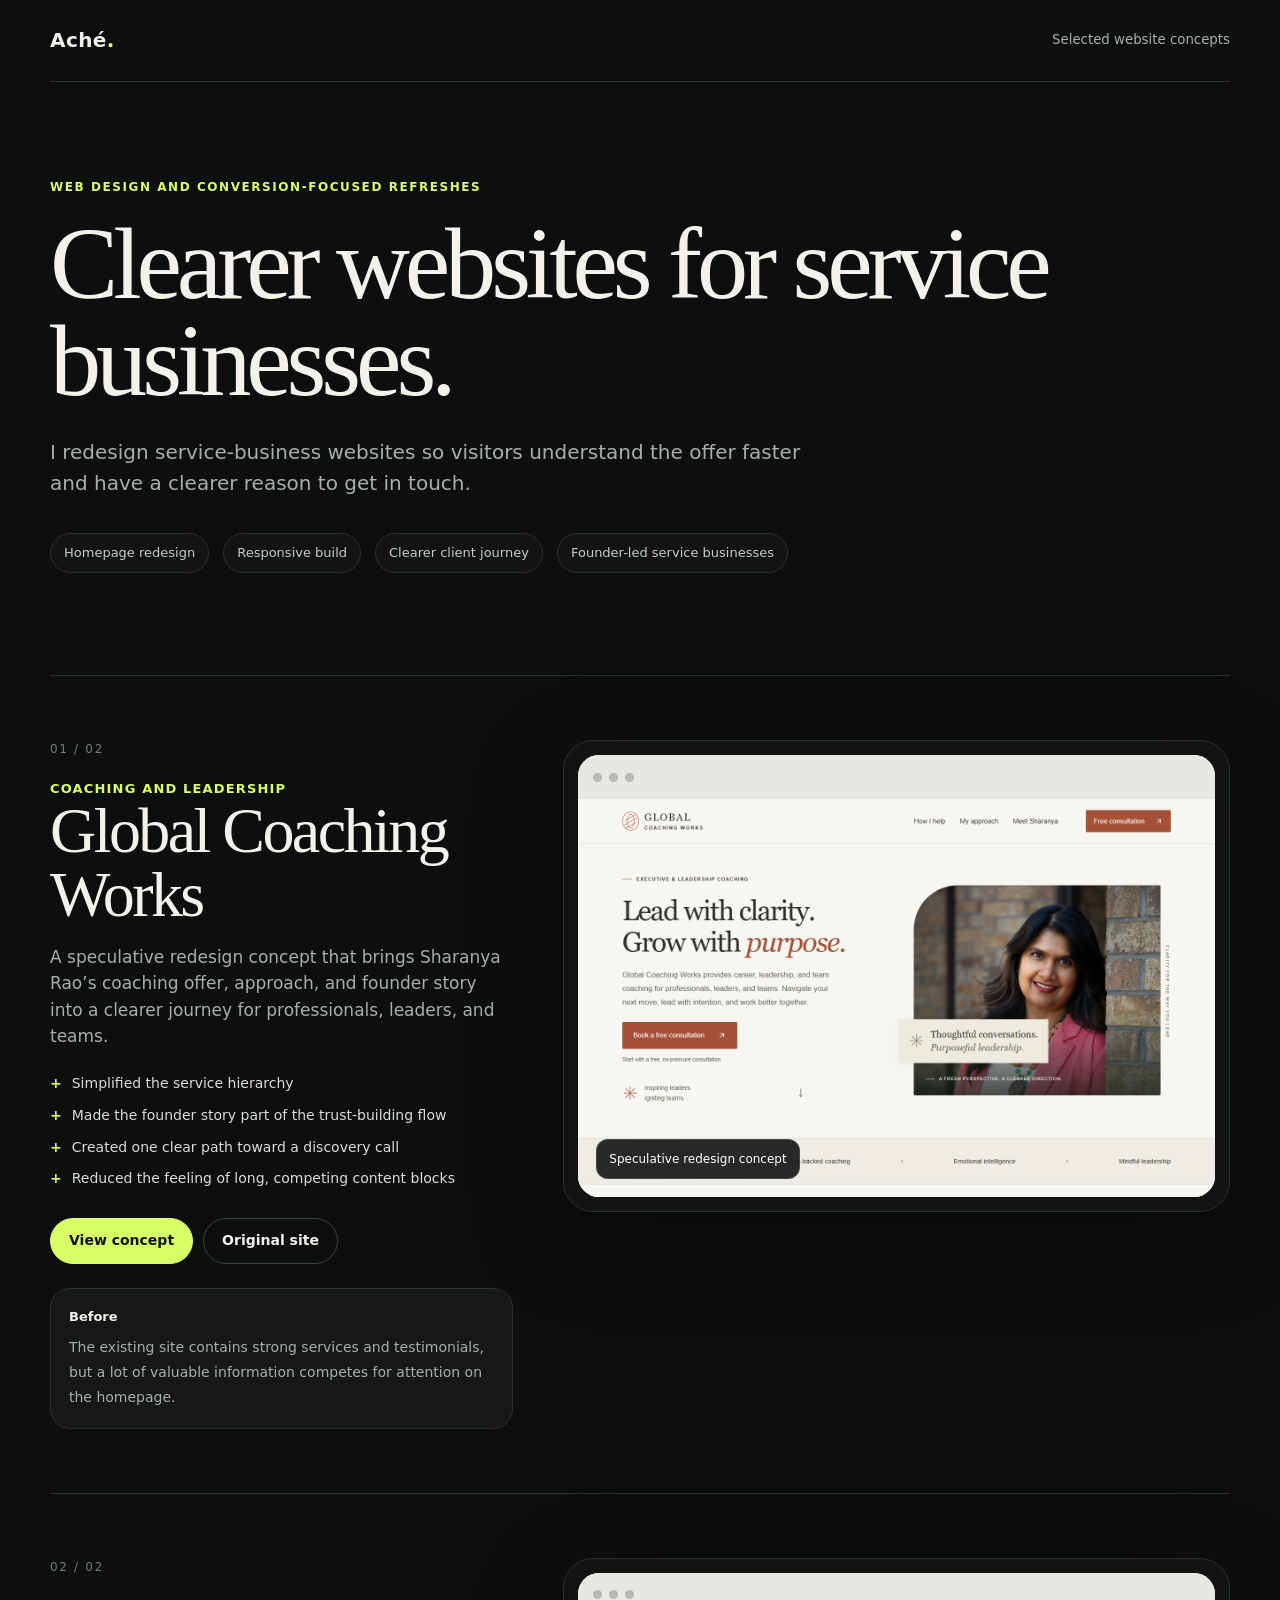
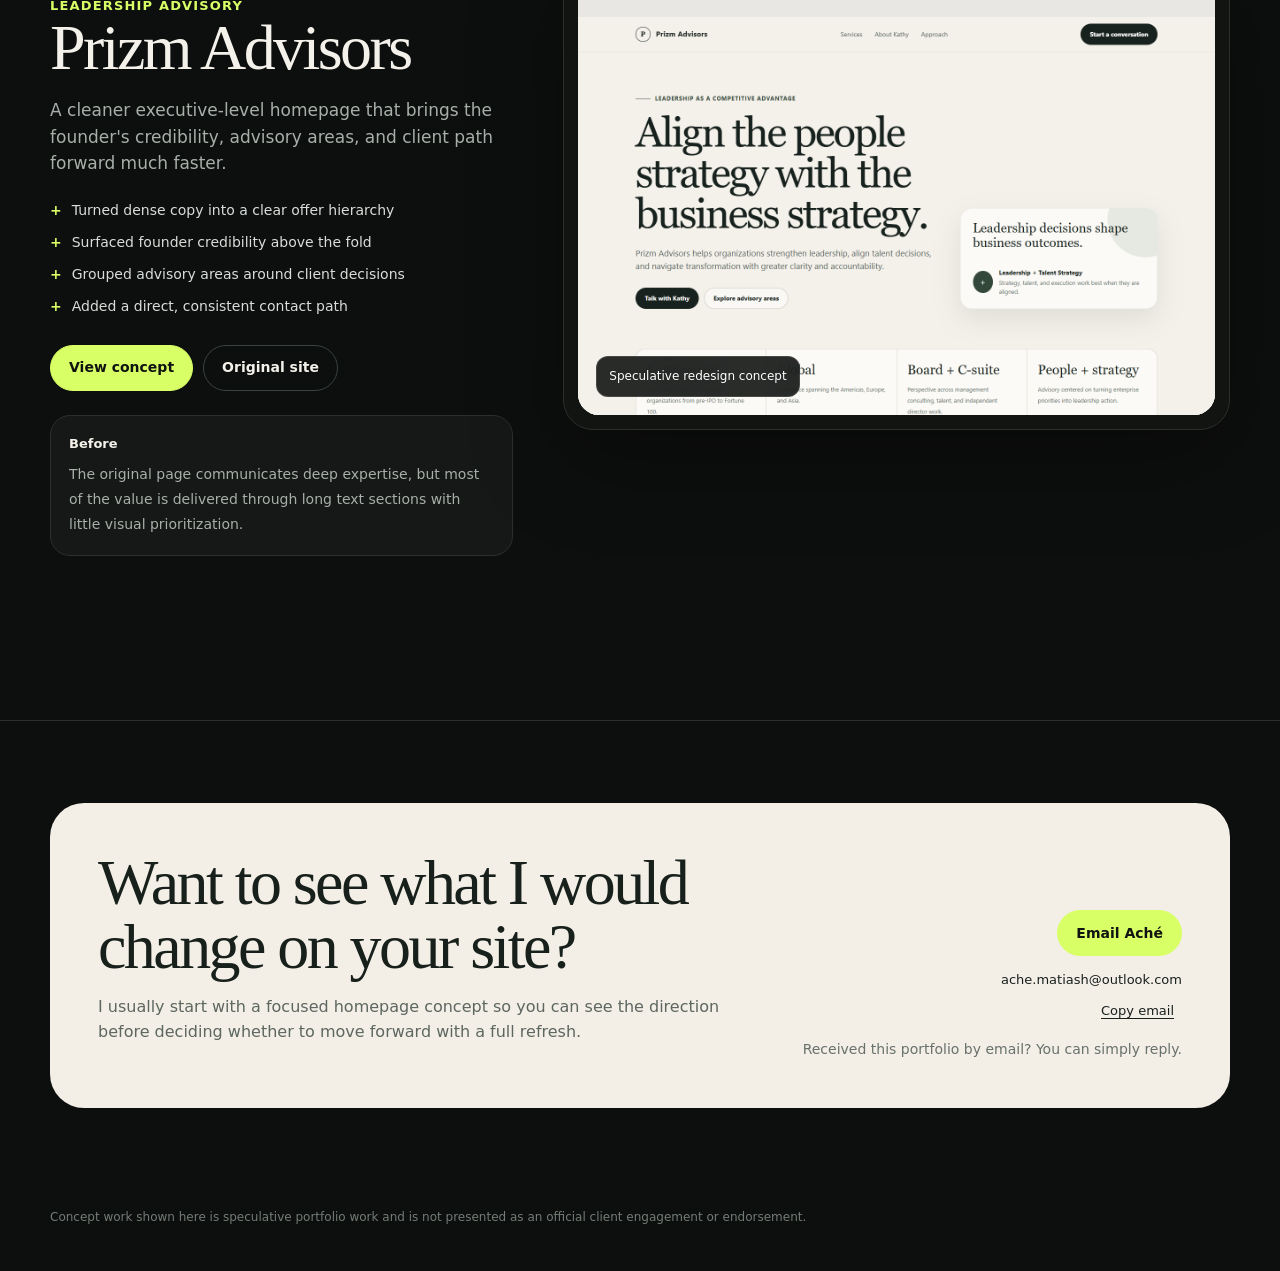
<file: index.html>
<!doctype html>
<html lang="en">
<head>
<meta charset="utf-8" />
<meta name="viewport" content="width=device-width, initial-scale=1" />
<title>Aché - Selected Website Concepts</title>
<meta name="description" content="Selected website redesign concepts by Aché." />
<style>
:root{--bg:#0d0f0e;--panel:#151816;--soft:#1b1f1c;--text:#f4f1ea;--muted:#a8afa9;--line:#2a302b;--accent:#d8ff66;--paper:#f3efe7;--ink:#18201c;--radius:28px;--shadow:0 28px 90px rgba(0,0,0,.35)}
*{box-sizing:border-box}html{scroll-behavior:smooth}body{margin:0;background:var(--bg);color:var(--text);font-family:Inter,ui-sans-serif,system-ui,-apple-system,BlinkMacSystemFont,"Segoe UI",sans-serif;line-height:1.55}a{color:inherit;text-decoration:none}.wrap{width:min(1180px,calc(100% - 40px));margin:auto}.nav{height:82px;display:flex;align-items:center;justify-content:space-between;border-bottom:1px solid var(--line)}.brand{font-size:20px;font-weight:800;letter-spacing:.02em}.brand span{color:var(--accent)}.nav small{color:var(--muted)}
.hero{padding:96px 0 72px}.eyebrow{font-size:12px;text-transform:uppercase;letter-spacing:.13em;color:var(--accent);font-weight:800}.hero h1{font-family:Georgia,"Times New Roman",serif;font-weight:500;letter-spacing:-.05em;line-height:.95;font-size:clamp(60px,8vw,112px);max-width:1000px;margin:18px 0 28px}.hero p{font-size:20px;color:var(--muted);max-width:760px;margin:0}.meta{display:flex;gap:14px;flex-wrap:wrap;margin-top:34px}.pill{border:1px solid var(--line);border-radius:999px;padding:9px 13px;font-size:13px;color:#c6ccc7;background:rgba(255,255,255,.02)}
.projects{padding:30px 0 100px}.project{border-top:1px solid var(--line);padding:64px 0}.project-grid{display:grid;grid-template-columns:.82fr 1.18fr;gap:50px;align-items:start}.num{font-size:12px;letter-spacing:.14em;color:#727b74;margin-bottom:20px}.project h2{font-family:Georgia,"Times New Roman",serif;font-size:clamp(42px,5vw,68px);font-weight:500;line-height:1;letter-spacing:-.04em;margin:0 0 16px}.project .type{color:var(--accent);font-size:13px;font-weight:800;text-transform:uppercase;letter-spacing:.09em}.project p{color:var(--muted);font-size:17px}.changes{display:grid;gap:10px;margin:24px 0 28px}.change{display:flex;gap:10px;color:#d9ddd9;font-size:14px}.change:before{content:"+";color:var(--accent);font-weight:800}.buttons{display:flex;gap:10px;flex-wrap:wrap}.btn{display:inline-flex;align-items:center;justify-content:center;min-height:46px;padding:0 18px;border-radius:999px;border:1px solid #3a433d;font-weight:750;font-size:14px}.btn.primary{background:var(--accent);color:#101310;border-color:var(--accent)}.preview{background:#111411;border:1px solid var(--line);border-radius:30px;padding:14px;box-shadow:var(--shadow)}.browser{border-radius:21px;overflow:hidden;background:#fff}.bar{height:44px;background:#e8e7e3;display:flex;align-items:center;gap:7px;padding:0 15px}.dot{width:9px;height:9px;border-radius:50%;background:#b9b8b3}.screen{position:relative;aspect-ratio:16/10;background:#ddd;overflow:hidden}.screen img{width:100%;height:100%;object-fit:cover;object-position:top;display:block}.label{position:absolute;left:18px;bottom:18px;background:rgba(13,15,14,.88);color:#fff;border:1px solid rgba(255,255,255,.14);padding:10px 12px;border-radius:12px;font-size:12px;backdrop-filter:blur(10px)}
.before{margin-top:24px;border:1px solid var(--line);border-radius:20px;padding:18px;background:var(--panel)}.before strong{display:block;font-size:13px;margin-bottom:8px}.before span{color:var(--muted);font-size:14px}.footer-cta{padding:82px 0 100px;border-top:1px solid var(--line)}.cta-box{background:var(--paper);color:var(--ink);border-radius:34px;padding:48px;display:grid;grid-template-columns:1.2fr .8fr;gap:30px;align-items:end}.cta-box h3{font-family:Georgia,serif;font-size:clamp(38px,5vw,64px);font-weight:500;letter-spacing:-.04em;line-height:1;margin:0}.cta-box p{color:#5d665f;font-size:16px;max-width:650px}.cta-box .right{justify-self:end;text-align:right}.cta-box .right span{display:block;font-size:14px;color:#68716b}.cta-box .right strong{font-size:17px}.disclaimer{padding:0 0 44px;color:#737c75;font-size:12px}
@media(max-width:900px){.project-grid,.cta-box{grid-template-columns:1fr}.cta-box .right{justify-self:start;text-align:left}.hero{padding-top:70px}.project{padding:50px 0}}@media(max-width:560px){.wrap{width:min(100% - 24px,1180px)}.hero p{font-size:17px}.preview{padding:8px}.cta-box{padding:30px 24px}.nav small{display:none}}
.contact-fallback{margin-top:14px;font-size:13px}.contact-fallback>a{overflow-wrap:anywhere}.contact-fallback>div{margin-top:6px}.contact-fallback button{font:inherit;color:inherit;background:none;border:0;padding:4px 0;text-decoration:underline;text-underline-offset:3px;cursor:pointer}.cta-box .right #copy-feedback{display:inline;margin-left:8px;font-size:13px}
</style>
</head>
<body>
<div class="wrap"><div class="nav"><div class="brand">Aché<span>.</span></div><small>Selected website concepts</small></div></div>
<main>
<section class="hero"><div class="wrap"><div class="eyebrow">Web design and conversion-focused refreshes</div><h1>Clearer websites for service businesses.</h1><p>I redesign service-business websites so visitors understand the offer faster and have a clearer reason to get in touch.</p><div class="meta"><span class="pill">Homepage redesign</span><span class="pill">Responsive build</span><span class="pill">Clearer client journey</span><span class="pill">Founder-led service businesses</span></div></div></section>
<section class="projects"><div class="wrap">
<article class="project"><div class="project-grid"><div><div class="num">01 / 02</div><div class="type">Coaching and leadership</div><h2>Global Coaching Works</h2><p>A speculative redesign concept that brings Sharanya Rao’s coaching offer, approach, and founder story into a clearer journey for professionals, leaders, and teams.</p><div class="changes"><div class="change">Simplified the service hierarchy</div><div class="change">Made the founder story part of the trust-building flow</div><div class="change">Created one clear path toward a discovery call</div><div class="change">Reduced the feeling of long, competing content blocks</div></div><div class="buttons"><a class="btn primary" href="projects/global-coaching-works/index.html">View concept</a><a class="btn" href="https://www.globalcoachingworks.com/" target="_blank" rel="noreferrer">Original site</a></div><div class="before"><strong>Before</strong><span>The existing site contains strong services and testimonials, but a lot of valuable information competes for attention on the homepage.</span></div></div><div class="preview"><div class="browser"><div class="bar"><span class="dot"></span><span class="dot"></span><span class="dot"></span></div><div class="screen"><img src="assets/global-coaching-works.png" alt="Actual Global Coaching Works redesign: cream and rust homepage with Sharanya Rao’s portrait and Lead with clarity. Grow with purpose. headline" /><div class="label">Speculative redesign concept</div></div></div></div></div></article>
<article class="project"><div class="project-grid"><div><div class="num">02 / 02</div><div class="type">Leadership advisory</div><h2>Prizm Advisors</h2><p>A cleaner executive-level homepage that brings the founder's credibility, advisory areas, and client path forward much faster.</p><div class="changes"><div class="change">Turned dense copy into a clear offer hierarchy</div><div class="change">Surfaced founder credibility above the fold</div><div class="change">Grouped advisory areas around client decisions</div><div class="change">Added a direct, consistent contact path</div></div><div class="buttons"><a class="btn primary" href="projects/prizm/index.html">View concept</a><a class="btn" href="https://www.prizmadvisorsllc.com/" target="_blank" rel="noreferrer">Original site</a></div><div class="before"><strong>Before</strong><span>The original page communicates deep expertise, but most of the value is delivered through long text sections with little visual prioritization.</span></div></div><div class="preview"><div class="browser"><div class="bar"><span class="dot"></span><span class="dot"></span><span class="dot"></span></div><div class="screen"><img src="assets/prizm.png" alt="Prizm Advisors redesign concept preview" /><div class="label">Speculative redesign concept</div></div></div></div></div></article>
</div></section>
<section class="footer-cta"><div class="wrap"><div class="cta-box"><div><h3>Want to see what I would change on your site?</h3><p>I usually start with a focused homepage concept so you can see the direction before deciding whether to move forward with a full refresh.</p></div><div class="right"><a class="btn primary" href="mailto:ache.matiash@outlook.com">Email Aché</a><div class="contact-fallback"><a href="mailto:ache.matiash@outlook.com">ache.matiash@outlook.com</a><div><button type="button" id="copy-email">Copy email</button><span id="copy-feedback" role="status" aria-live="polite"></span></div></div><span style="margin-top:14px">Received this portfolio by email? You can simply reply.</span></div></div></div></section>
<div class="wrap disclaimer">Concept work shown here is speculative portfolio work and is not presented as an official client engagement or endorsement.</div>
</main>
<script>
(() => {
  const button = document.getElementById('copy-email');
  const feedback = document.getElementById('copy-feedback');
  const email = 'ache.matiash@outlook.com';
  let feedbackTimer;
  function copyFallback() {
    const field = document.createElement('textarea');
    field.value = email;
    field.setAttribute('readonly', '');
    field.style.cssText = 'position:fixed;left:-9999px;top:0;opacity:0';
    document.body.append(field);
    field.select();
    let copied = false;
    try { copied = document.execCommand('copy'); }
    finally { field.remove(); button.focus({preventScroll:true}); }
    return copied;
  }
  button.addEventListener('click', async () => {
    clearTimeout(feedbackTimer);
    let copied = false;
    try {
      await navigator.clipboard.writeText(email);
      copied = true;
    } catch {
      try { copied = copyFallback(); } catch { copied = false; }
    }
    feedback.textContent = copied ? 'Copied' : 'Select and copy the address above.';
    feedbackTimer = setTimeout(() => { feedback.textContent = ''; }, copied ? 2500 : 6000);
  });
})();
</script>
</body>
</html>
</file>
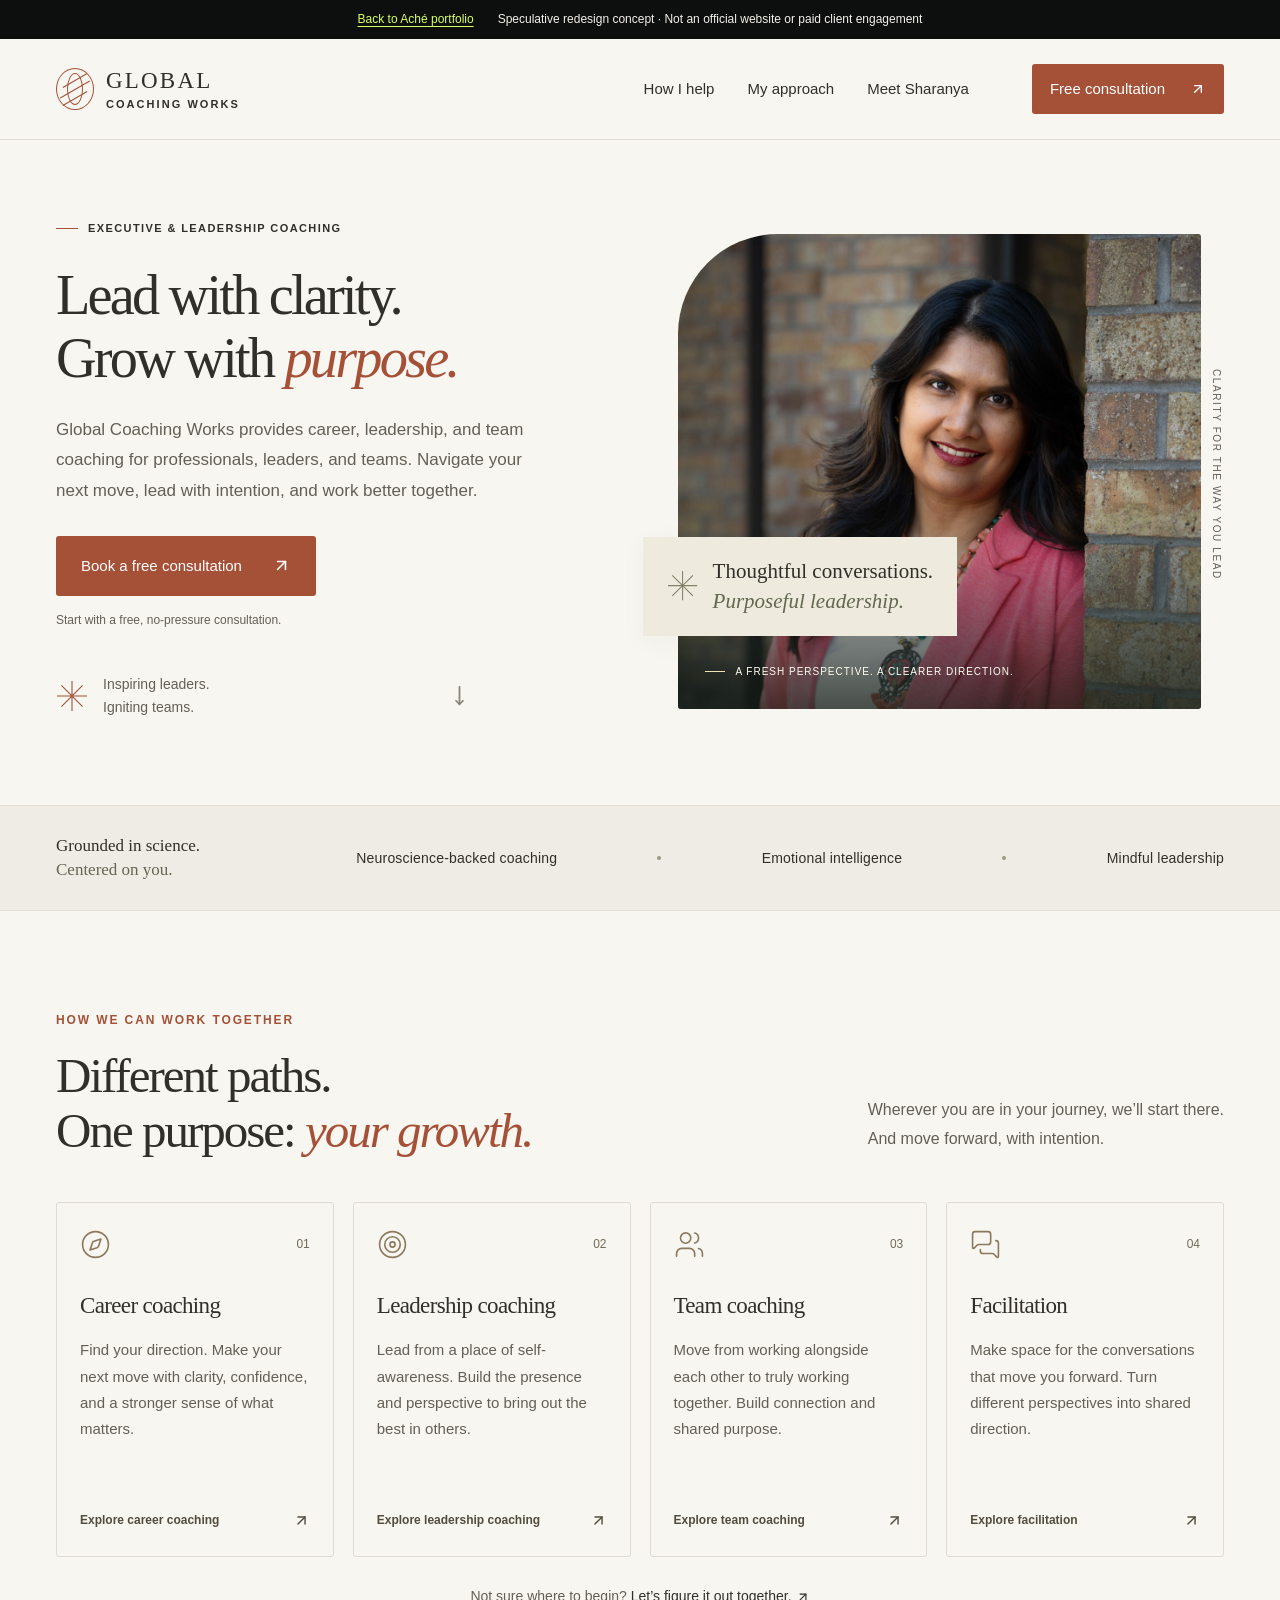
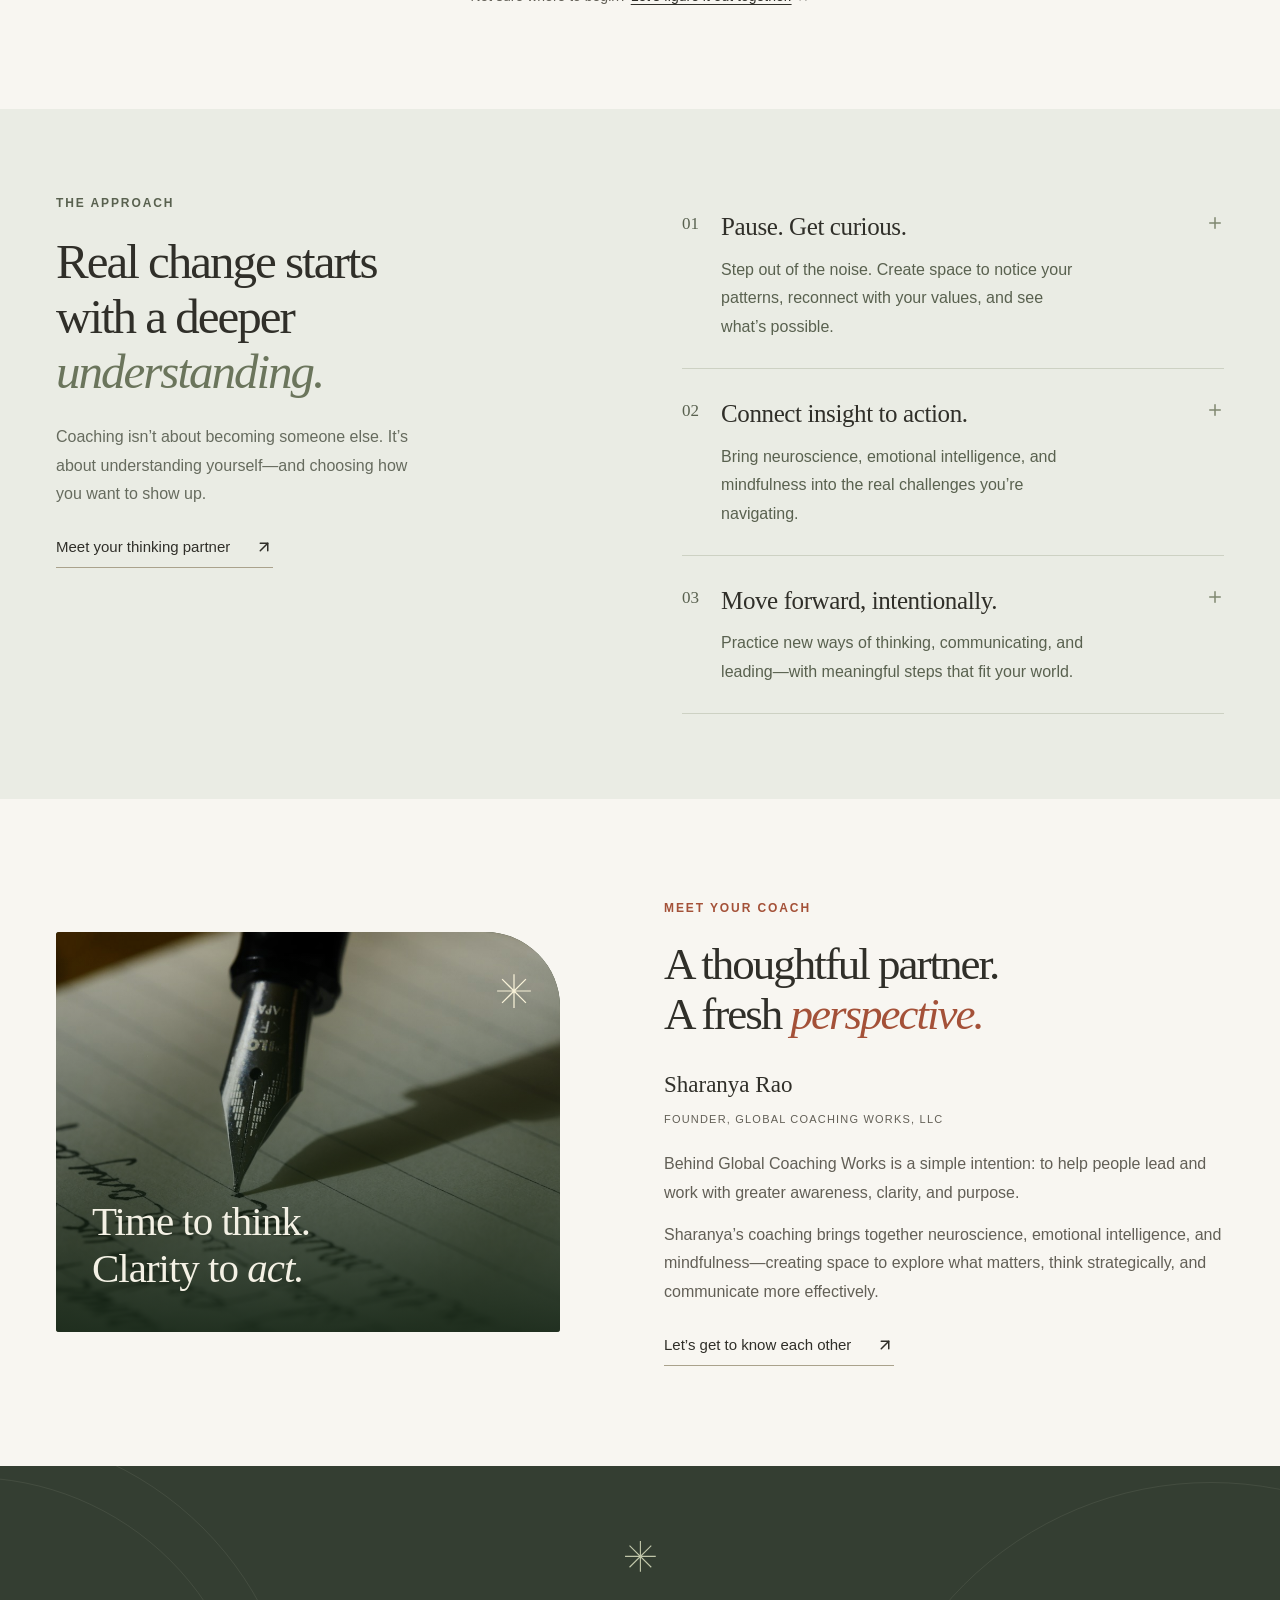
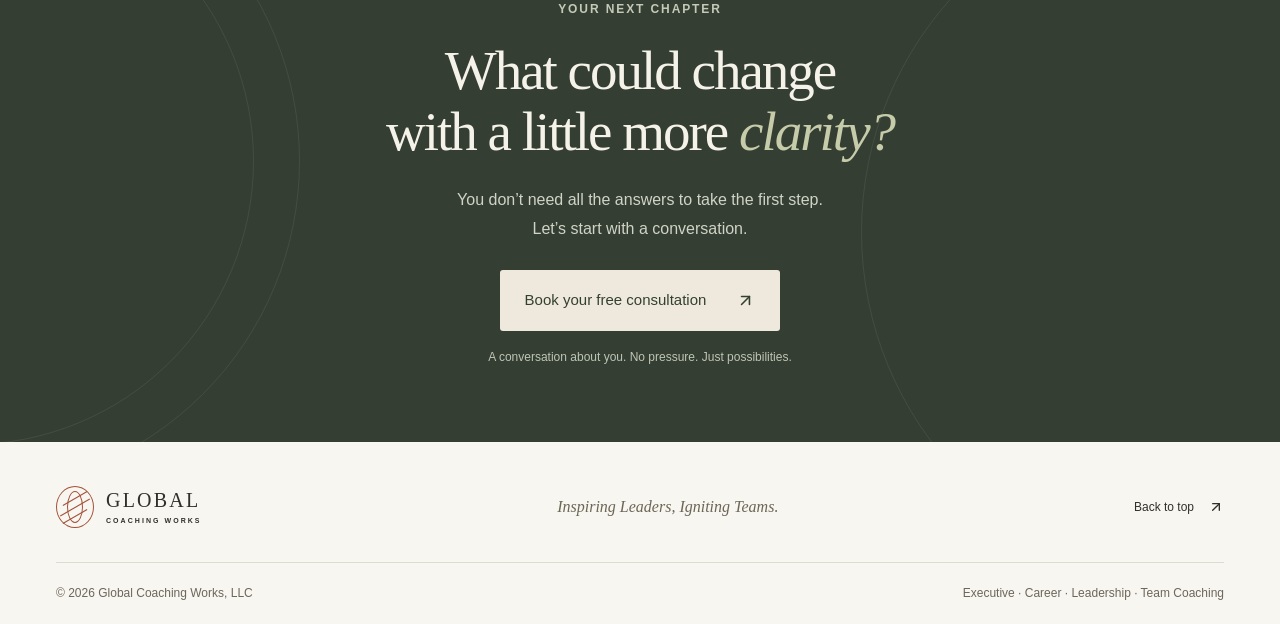
<file: projects/global-coaching-works/index.html>
<!doctype html>
<html lang="en"><head><meta charset="utf-8"><meta name="viewport" content="width=device-width, initial-scale=1"><title>Global Coaching Works - Speculative redesign concept</title><meta name="description" content="Speculative redesign concept by Aché. An independent portfolio project, not a paid client engagement or official website."><link rel="stylesheet" href="styles.css"><script src="script.js" defer></script></head><body><aside class="portfolio-note"><a href="../../index.html">Back to Aché portfolio</a><span>Speculative redesign concept · Not an official website or paid client engagement</span></aside><link rel="preload" as="image" href="../../assets/global-coaching-works/sharanya-rao.jpg"/><link rel="preload" as="image" href="../../assets/global-coaching-works/reflection.jpg"/><a href="#main" class="skip-link">Skip to content</a><header class="header"><div class="shell header-inner"><a class="brand " href="#home" aria-label="Global Coaching Works home"><span class="brand-mark" aria-hidden="true"><span></span><span></span><span></span></span><span>GLOBAL<span class="brand-sub">COACHING WORKS</span></span></a><nav class="desktop-nav" aria-label="Main navigation"><a href="#services">How I help</a><a href="#approach">My approach</a><a href="#about">Meet Sharanya</a></nav><button class="button button-small header-cta" data-consultation="true">Free consultation <svg xmlns="http://www.w3.org/2000/svg" width="16" height="16" viewBox="0 0 24 24" fill="none" stroke="currentColor" stroke-width="2" stroke-linecap="round" stroke-linejoin="round" class="lucide lucide-arrow-up-right" aria-hidden="true"><path d="M7 7h10v10"></path><path d="M7 17 17 7"></path></svg></button><button class="menu-toggle" aria-label="Open menu" aria-expanded="false" aria-controls="mobile-menu"><svg xmlns="http://www.w3.org/2000/svg" width="24" height="24" viewBox="0 0 24 24" fill="none" stroke="currentColor" stroke-width="2" stroke-linecap="round" stroke-linejoin="round" class="lucide lucide-menu" aria-hidden="true"><path d="M4 5h16"></path><path d="M4 12h16"></path><path d="M4 19h16"></path></svg></button></div></header><main id="main"><section class="hero shell" id="home"><div class="hero-copy"><div class="eyebrow"><span class="small-line"></span> EXECUTIVE &amp; LEADERSHIP COACHING</div><h1>Lead with clarity.<br/>Grow with <em>purpose.</em></h1><p class="hero-description">Global Coaching Works provides career, leadership, and team coaching for professionals, leaders, and teams. Navigate your next move, lead with intention, and work better together.</p><button class="button hero-button" data-consultation="true">Book a free consultation <svg xmlns="http://www.w3.org/2000/svg" width="19" height="19" viewBox="0 0 24 24" fill="none" stroke="currentColor" stroke-width="2" stroke-linecap="round" stroke-linejoin="round" class="lucide lucide-arrow-up-right" aria-hidden="true"><path d="M7 7h10v10"></path><path d="M7 17 17 7"></path></svg></button><span class="hero-note">Start with a free, no-pressure consultation.</span><div class="hero-bottom"><span class="sun-symbol" aria-hidden="true"><svg xmlns="http://www.w3.org/2000/svg" width="0.8em" height="0.8em" viewBox="0 0 32 32" fill="none" stroke="currentColor" stroke-width="1.1" aria-hidden="true" focusable="false" style="display:inline-block;vertical-align:-0.05em"><path d="M16 1v30M1 16h30M5.4 5.4l21.2 21.2M5.4 26.6L26.6 5.4"/></svg></span><p>Inspiring leaders.<br/>Igniting teams.</p><a href="#services" aria-label="Explore coaching services" class="scroll-link"><svg xmlns="http://www.w3.org/2000/svg" width="21" height="21" viewBox="0 0 24 24" fill="none" stroke="currentColor" stroke-width="2" stroke-linecap="round" stroke-linejoin="round" class="lucide lucide-move-down" aria-hidden="true"><path d="M8 18L12 22L16 18"></path><path d="M12 2V22"></path></svg></a></div></div><div class="hero-visual"><div class="hero-image"><img src="../../assets/global-coaching-works/sharanya-rao.jpg" alt="Sharanya Rao, founder of Global Coaching Works" style="position:absolute;height:100%;width:100%;inset:0;object-position:50% 12%"/><div class="image-shade"></div><div class="image-caption"><span class="caption-line"></span> A FRESH PERSPECTIVE. A CLEARER DIRECTION.</div></div><div class="image-label"><span class="label-spark"><svg xmlns="http://www.w3.org/2000/svg" width="0.8em" height="0.8em" viewBox="0 0 32 32" fill="none" stroke="currentColor" stroke-width="1.1" aria-hidden="true" focusable="false" style="display:inline-block;vertical-align:-0.05em"><path d="M16 1v30M1 16h30M5.4 5.4l21.2 21.2M5.4 26.6L26.6 5.4"/></svg></span><span>Thoughtful conversations.<br/><em>Purposeful leadership.</em></span></div><span class="vertical-label">CLARITY FOR THE WAY YOU LEAD</span></div></section><div class="principles"><div class="shell principles-inner"><p>Grounded in science.<br/><strong>Centered on you.</strong></p><span>Neuroscience-backed coaching</span><span class="principle-dot"></span><span>Emotional intelligence</span><span class="principle-dot"></span><span>Mindful leadership</span></div></div><section id="services" class="section shell services"><div class="section-heading"><div><p class="eyebrow">HOW WE CAN WORK TOGETHER</p><h2>Different paths.<br/>One purpose: <em>your growth.</em></h2></div><p>Wherever you are in your journey, we’ll start there.<br class="desktop-break"/> And move forward, with intention.</p></div><div class="services-grid"><article class="service-card "><div class="service-top"><svg xmlns="http://www.w3.org/2000/svg" width="31" height="31" viewBox="0 0 24 24" fill="none" stroke="currentColor" stroke-width="1.25" stroke-linecap="round" stroke-linejoin="round" class="lucide lucide-compass" aria-hidden="true"><circle cx="12" cy="12" r="10"></circle><path d="m16.24 7.76-1.804 5.411a2 2 0 0 1-1.265 1.265L7.76 16.24l1.804-5.411a2 2 0 0 1 1.265-1.265z"></path></svg><span>01</span></div><h3>Career coaching</h3><p>Find your direction. Make your next move with clarity, confidence, and a stronger sense of what matters.</p><button class="service-more" aria-expanded="false" aria-controls="service-0">Explore career coaching<svg xmlns="http://www.w3.org/2000/svg" width="17" height="17" viewBox="0 0 24 24" fill="none" stroke="currentColor" stroke-width="2" stroke-linecap="round" stroke-linejoin="round" class="lucide lucide-arrow-up-right" aria-hidden="true"><path d="M7 7h10v10"></path><path d="M7 17 17 7"></path></svg></button><div id="service-0" hidden="" class="service-detail"><p>Explore your strengths and values, navigate a career transition, and turn your possibilities into a practical next step.</p><button data-consultation="true">Let’s talk <svg xmlns="http://www.w3.org/2000/svg" width="16" height="16" viewBox="0 0 24 24" fill="none" stroke="currentColor" stroke-width="2" stroke-linecap="round" stroke-linejoin="round" class="lucide lucide-arrow-right" aria-hidden="true"><path d="M5 12h14"></path><path d="m12 5 7 7-7 7"></path></svg></button></div></article><article class="service-card "><div class="service-top"><svg xmlns="http://www.w3.org/2000/svg" width="31" height="31" viewBox="0 0 24 24" fill="none" stroke="currentColor" stroke-width="1.25" stroke-linecap="round" stroke-linejoin="round" class="lucide lucide-target" aria-hidden="true"><circle cx="12" cy="12" r="10"></circle><circle cx="12" cy="12" r="6"></circle><circle cx="12" cy="12" r="2"></circle></svg><span>02</span></div><h3>Leadership coaching</h3><p>Lead from a place of self-awareness. Build the presence and perspective to bring out the best in others.</p><button class="service-more" aria-expanded="false" aria-controls="service-1">Explore leadership coaching<svg xmlns="http://www.w3.org/2000/svg" width="17" height="17" viewBox="0 0 24 24" fill="none" stroke="currentColor" stroke-width="2" stroke-linecap="round" stroke-linejoin="round" class="lucide lucide-arrow-up-right" aria-hidden="true"><path d="M7 7h10v10"></path><path d="M7 17 17 7"></path></svg></button><div id="service-1" hidden="" class="service-detail"><p>Create space to reflect on your leadership, strengthen emotional intelligence, and approach executive decisions with intention.</p><button data-consultation="true">Let’s talk <svg xmlns="http://www.w3.org/2000/svg" width="16" height="16" viewBox="0 0 24 24" fill="none" stroke="currentColor" stroke-width="2" stroke-linecap="round" stroke-linejoin="round" class="lucide lucide-arrow-right" aria-hidden="true"><path d="M5 12h14"></path><path d="m12 5 7 7-7 7"></path></svg></button></div></article><article class="service-card "><div class="service-top"><svg xmlns="http://www.w3.org/2000/svg" width="31" height="31" viewBox="0 0 24 24" fill="none" stroke="currentColor" stroke-width="1.25" stroke-linecap="round" stroke-linejoin="round" class="lucide lucide-users" aria-hidden="true"><path d="M16 21v-2a4 4 0 0 0-4-4H6a4 4 0 0 0-4 4v2"></path><path d="M16 3.128a4 4 0 0 1 0 7.744"></path><path d="M22 21v-2a4 4 0 0 0-3-3.87"></path><circle cx="9" cy="7" r="4"></circle></svg><span>03</span></div><h3>Team coaching</h3><p>Move from working alongside each other to truly working together. Build connection and shared purpose.</p><button class="service-more" aria-expanded="false" aria-controls="service-2">Explore team coaching<svg xmlns="http://www.w3.org/2000/svg" width="17" height="17" viewBox="0 0 24 24" fill="none" stroke="currentColor" stroke-width="2" stroke-linecap="round" stroke-linejoin="round" class="lucide lucide-arrow-up-right" aria-hidden="true"><path d="M7 7h10v10"></path><path d="M7 17 17 7"></path></svg></button><div id="service-2" hidden="" class="service-detail"><p>Explore team dynamics, practice effective communication, and align around how you want to work and grow together.</p><button data-consultation="true">Let’s talk <svg xmlns="http://www.w3.org/2000/svg" width="16" height="16" viewBox="0 0 24 24" fill="none" stroke="currentColor" stroke-width="2" stroke-linecap="round" stroke-linejoin="round" class="lucide lucide-arrow-right" aria-hidden="true"><path d="M5 12h14"></path><path d="m12 5 7 7-7 7"></path></svg></button></div></article><article class="service-card "><div class="service-top"><svg xmlns="http://www.w3.org/2000/svg" width="31" height="31" viewBox="0 0 24 24" fill="none" stroke="currentColor" stroke-width="1.25" stroke-linecap="round" stroke-linejoin="round" class="lucide lucide-messages-square" aria-hidden="true"><path d="M16 10a2 2 0 0 1-2 2H6.828a2 2 0 0 0-1.414.586l-2.202 2.202A.71.71 0 0 1 2 14.286V4a2 2 0 0 1 2-2h10a2 2 0 0 1 2 2z"></path><path d="M20 9a2 2 0 0 1 2 2v10.286a.71.71 0 0 1-1.212.502l-2.202-2.202A2 2 0 0 0 17.172 19H10a2 2 0 0 1-2-2v-1"></path></svg><span>04</span></div><h3>Facilitation</h3><p>Make space for the conversations that move you forward. Turn different perspectives into shared direction.</p><button class="service-more" aria-expanded="false" aria-controls="service-3">Explore facilitation<svg xmlns="http://www.w3.org/2000/svg" width="17" height="17" viewBox="0 0 24 24" fill="none" stroke="currentColor" stroke-width="2" stroke-linecap="round" stroke-linejoin="round" class="lucide lucide-arrow-up-right" aria-hidden="true"><path d="M7 7h10v10"></path><path d="M7 17 17 7"></path></svg></button><div id="service-3" hidden="" class="service-detail"><p>Bring structure and intention to meaningful group conversations, strategic thinking, and collaborative problem-solving.</p><button data-consultation="true">Let’s talk <svg xmlns="http://www.w3.org/2000/svg" width="16" height="16" viewBox="0 0 24 24" fill="none" stroke="currentColor" stroke-width="2" stroke-linecap="round" stroke-linejoin="round" class="lucide lucide-arrow-right" aria-hidden="true"><path d="M5 12h14"></path><path d="m12 5 7 7-7 7"></path></svg></button></div></article></div><p class="services-note">Not sure where to begin? <button data-consultation="true">Let’s figure it out together. <svg xmlns="http://www.w3.org/2000/svg" width="14" height="14" viewBox="0 0 24 24" fill="none" stroke="currentColor" stroke-width="2" stroke-linecap="round" stroke-linejoin="round" class="lucide lucide-arrow-up-right" aria-hidden="true"><path d="M7 7h10v10"></path><path d="M7 17 17 7"></path></svg></button></p></section><section id="approach" class="approach"><div class="shell approach-grid"><div><p class="eyebrow">THE APPROACH</p><h2>Real change starts<br/>with a deeper<br/><em>understanding.</em></h2><p class="approach-intro">Coaching isn’t about becoming someone else. It’s about understanding yourself—and choosing how you want to show up.</p><a href="#about" class="text-link">Meet your thinking partner <svg xmlns="http://www.w3.org/2000/svg" width="18" height="18" viewBox="0 0 24 24" fill="none" stroke="currentColor" stroke-width="2" stroke-linecap="round" stroke-linejoin="round" class="lucide lucide-arrow-up-right" aria-hidden="true"><path d="M7 7h10v10"></path><path d="M7 17 17 7"></path></svg></a></div><div class="approach-steps"><div class="approach-step"><span>01</span><div><h3>Pause. Get curious.</h3><p>Step out of the noise. Create space to notice your patterns, reconnect with your values, and see what’s possible.</p></div><svg xmlns="http://www.w3.org/2000/svg" width="18" height="18" viewBox="0 0 24 24" fill="none" stroke="currentColor" stroke-width="2" stroke-linecap="round" stroke-linejoin="round" class="lucide lucide-plus" aria-hidden="true"><path d="M5 12h14"></path><path d="M12 5v14"></path></svg></div><div class="approach-step"><span>02</span><div><h3>Connect insight to action.</h3><p>Bring neuroscience, emotional intelligence, and mindfulness into the real challenges you’re navigating.</p></div><svg xmlns="http://www.w3.org/2000/svg" width="18" height="18" viewBox="0 0 24 24" fill="none" stroke="currentColor" stroke-width="2" stroke-linecap="round" stroke-linejoin="round" class="lucide lucide-plus" aria-hidden="true"><path d="M5 12h14"></path><path d="M12 5v14"></path></svg></div><div class="approach-step"><span>03</span><div><h3>Move forward, intentionally.</h3><p>Practice new ways of thinking, communicating, and leading—with meaningful steps that fit your world.</p></div><svg xmlns="http://www.w3.org/2000/svg" width="18" height="18" viewBox="0 0 24 24" fill="none" stroke="currentColor" stroke-width="2" stroke-linecap="round" stroke-linejoin="round" class="lucide lucide-plus" aria-hidden="true"><path d="M5 12h14"></path><path d="M12 5v14"></path></svg></div></div></div></section><section class="section shell about" id="about"><div class="about-art"><img src="../../assets/global-coaching-works/reflection.jpg" alt="A fountain pen on a notebook, a detail of thoughtful reflection and planning" style="position:absolute;height:100%;width:100%;inset:0"/><div class="about-art-overlay"></div><div class="about-art-text">Time to think.<br/>Clarity to <em>act.</em></div><span class="art-corner" aria-hidden="true"><svg xmlns="http://www.w3.org/2000/svg" width="0.8em" height="0.8em" viewBox="0 0 32 32" fill="none" stroke="currentColor" stroke-width="1.1" aria-hidden="true" focusable="false" style="display:inline-block;vertical-align:-0.05em"><path d="M16 1v30M1 16h30M5.4 5.4l21.2 21.2M5.4 26.6L26.6 5.4"/></svg></span></div><div class="about-copy"><p class="eyebrow">MEET YOUR COACH</p><h2>A thoughtful partner.<br/>A fresh <em>perspective.</em></h2><h3>Sharanya Rao</h3><span class="founder-label">FOUNDER, GLOBAL COACHING WORKS, LLC</span><p>Behind Global Coaching Works is a simple intention: to help people lead and work with greater awareness, clarity, and purpose.</p><p>Sharanya’s coaching brings together neuroscience, emotional intelligence, and mindfulness—creating space to explore what matters, think strategically, and communicate more effectively.</p><button data-consultation="true" class="text-link">Let’s get to know each other <svg xmlns="http://www.w3.org/2000/svg" width="18" height="18" viewBox="0 0 24 24" fill="none" stroke="currentColor" stroke-width="2" stroke-linecap="round" stroke-linejoin="round" class="lucide lucide-arrow-up-right" aria-hidden="true"><path d="M7 7h10v10"></path><path d="M7 17 17 7"></path></svg></button></div></section><section class="final-cta" id="consultation"><div class="cta-orbit" aria-hidden="true"></div><div class="shell cta-content"><span class="cta-spark" aria-hidden="true"><svg xmlns="http://www.w3.org/2000/svg" width="0.8em" height="0.8em" viewBox="0 0 32 32" fill="none" stroke="currentColor" stroke-width="1.1" aria-hidden="true" focusable="false" style="display:inline-block;vertical-align:-0.05em"><path d="M16 1v30M1 16h30M5.4 5.4l21.2 21.2M5.4 26.6L26.6 5.4"/></svg></span><p class="eyebrow">YOUR NEXT CHAPTER</p><h2>What could change<br/>with a little more <em>clarity?</em></h2><p>You don’t need all the answers to take the first step.<br/>Let’s start with a conversation.</p><button class="button button-light" data-consultation="true">Book your free consultation <svg xmlns="http://www.w3.org/2000/svg" width="19" height="19" viewBox="0 0 24 24" fill="none" stroke="currentColor" stroke-width="2" stroke-linecap="round" stroke-linejoin="round" class="lucide lucide-arrow-up-right" aria-hidden="true"><path d="M7 7h10v10"></path><path d="M7 17 17 7"></path></svg></button><span class="cta-note">A conversation about you. No pressure. Just possibilities.</span></div></section></main><footer><div class="shell footer-top"><a class="brand " href="#home" aria-label="Global Coaching Works home"><span class="brand-mark" aria-hidden="true"><span></span><span></span><span></span></span><span>GLOBAL<span class="brand-sub">COACHING WORKS</span></span></a><p>Inspiring Leaders, Igniting Teams.</p><a href="#home">Back to top <svg xmlns="http://www.w3.org/2000/svg" width="16" height="16" viewBox="0 0 24 24" fill="none" stroke="currentColor" stroke-width="2" stroke-linecap="round" stroke-linejoin="round" class="lucide lucide-arrow-up-right" aria-hidden="true"><path d="M7 7h10v10"></path><path d="M7 17 17 7"></path></svg></a></div><div class="shell footer-bottom"><span>© 2026 Global Coaching Works, LLC</span><span>Executive · Career · Leadership · Team Coaching</span></div></footer><dialog class="consultation-dialog" aria-label="Free consultation preview"><div class="dialog-content"><button class="dialog-close" aria-label="Close consultation form"><svg xmlns="http://www.w3.org/2000/svg" width="22" height="22" viewBox="0 0 24 24" fill="none" stroke="currentColor" stroke-width="2" stroke-linecap="round" stroke-linejoin="round" class="lucide lucide-x" aria-hidden="true"><path d="M18 6 6 18"></path><path d="m6 6 12 12"></path></svg></button><p class="eyebrow">LET’S START A CONVERSATION</p><h2>Your next chapter<br/>starts <em>here.</em></h2><p>What would you like to explore in a free consultation?</p><div class="demo-notice">Design preview · No appointment will be booked and no information will be sent.</div><form><label for="name">Your name<input id="name" autoComplete="name" placeholder="Full name" required="" maxLength="100" name="name"/></label><label for="email">Email address<input id="email" type="email" autoComplete="email" placeholder="you@example.com" required="" maxLength="254" name="email"/></label><label for="interest">I’m interested in<select id="interest" name="interest"><option value="" disabled="" selected="">Select a coaching area</option><option>Career coaching</option><option>Leadership coaching</option><option>Team coaching</option><option>Facilitation</option><option>I’m exploring my options</option></select></label><label for="goals">What’s on your mind? <span>(optional)</span><textarea id="goals" name="goals" rows="3" maxLength="1500" placeholder="A challenge, a possibility, a next step…"></textarea></label><button type="submit" class="button">Preview consultation request <svg xmlns="http://www.w3.org/2000/svg" width="17" height="17" viewBox="0 0 24 24" fill="none" stroke="currentColor" stroke-width="2" stroke-linecap="round" stroke-linejoin="round" class="lucide lucide-arrow-up-right" aria-hidden="true"><path d="M7 7h10v10"></path><path d="M7 17 17 7"></path></svg></button></form></div></dialog></body></html>
</file>
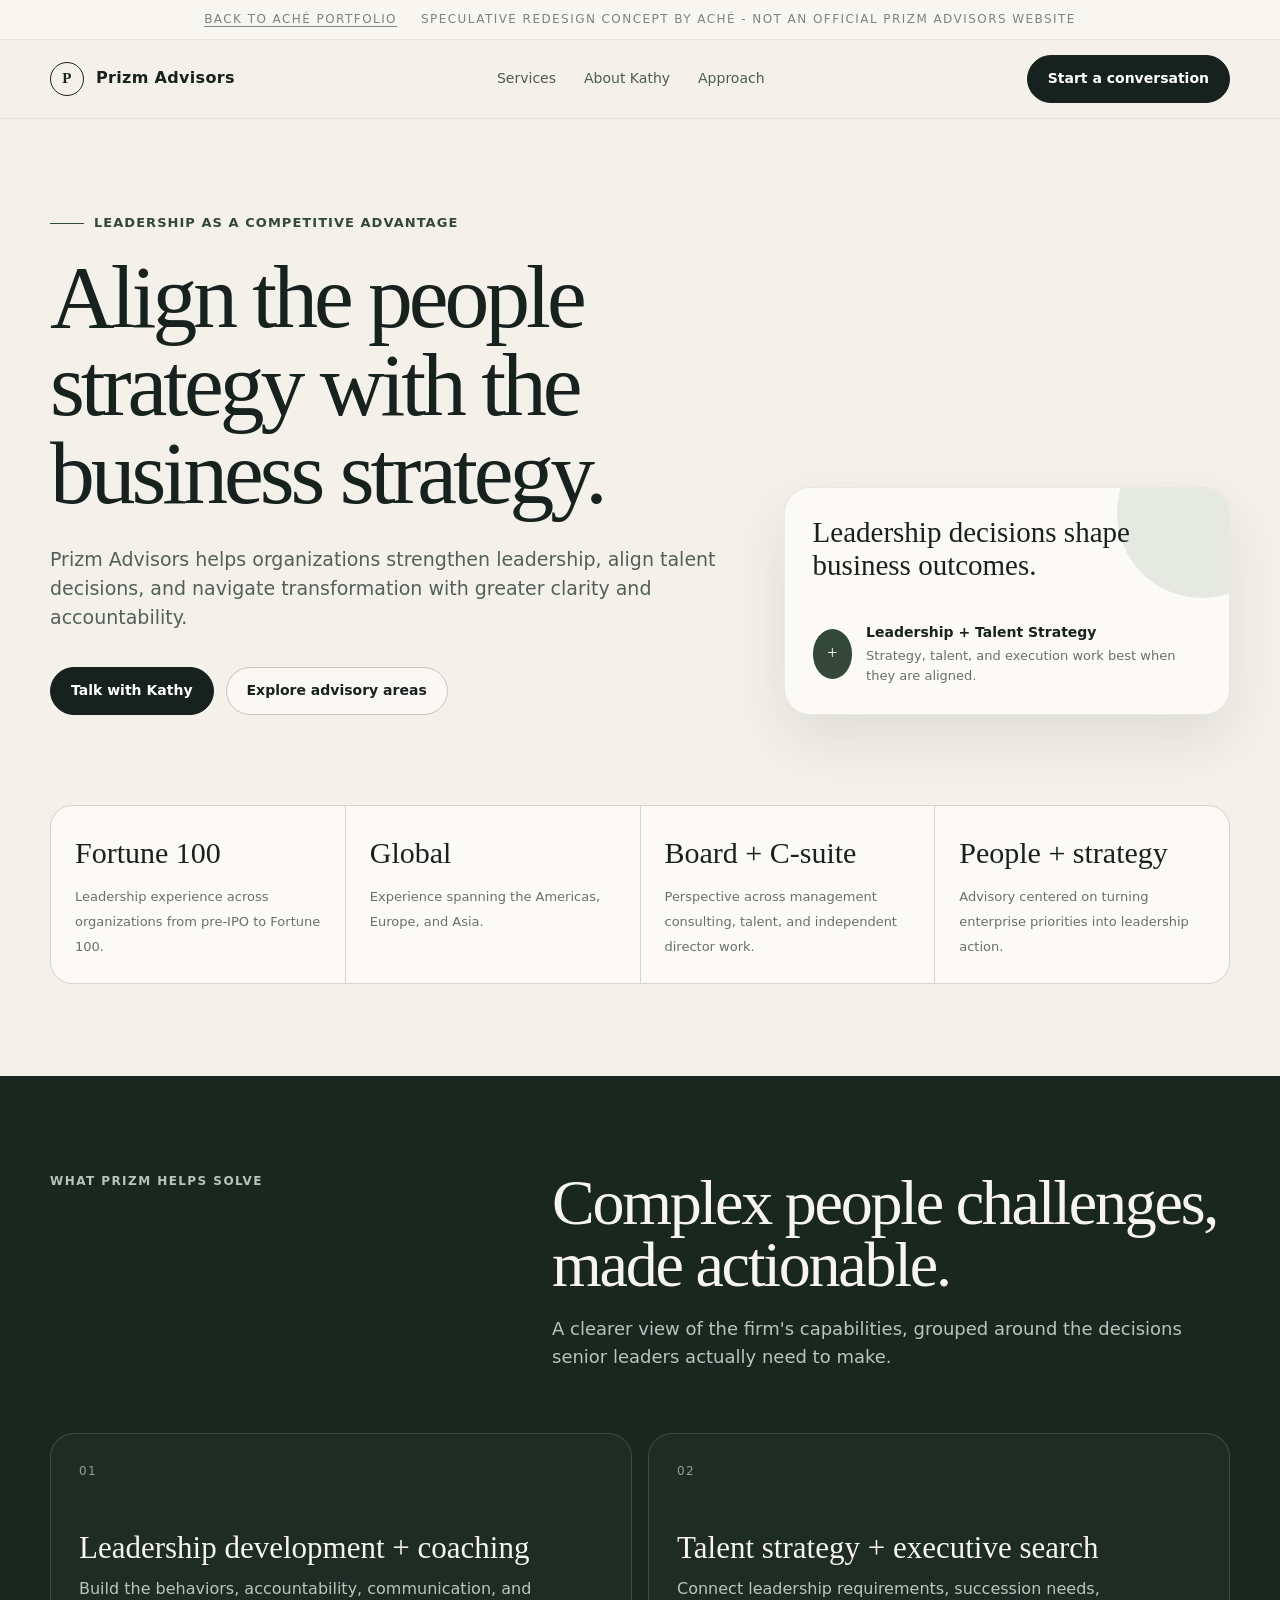
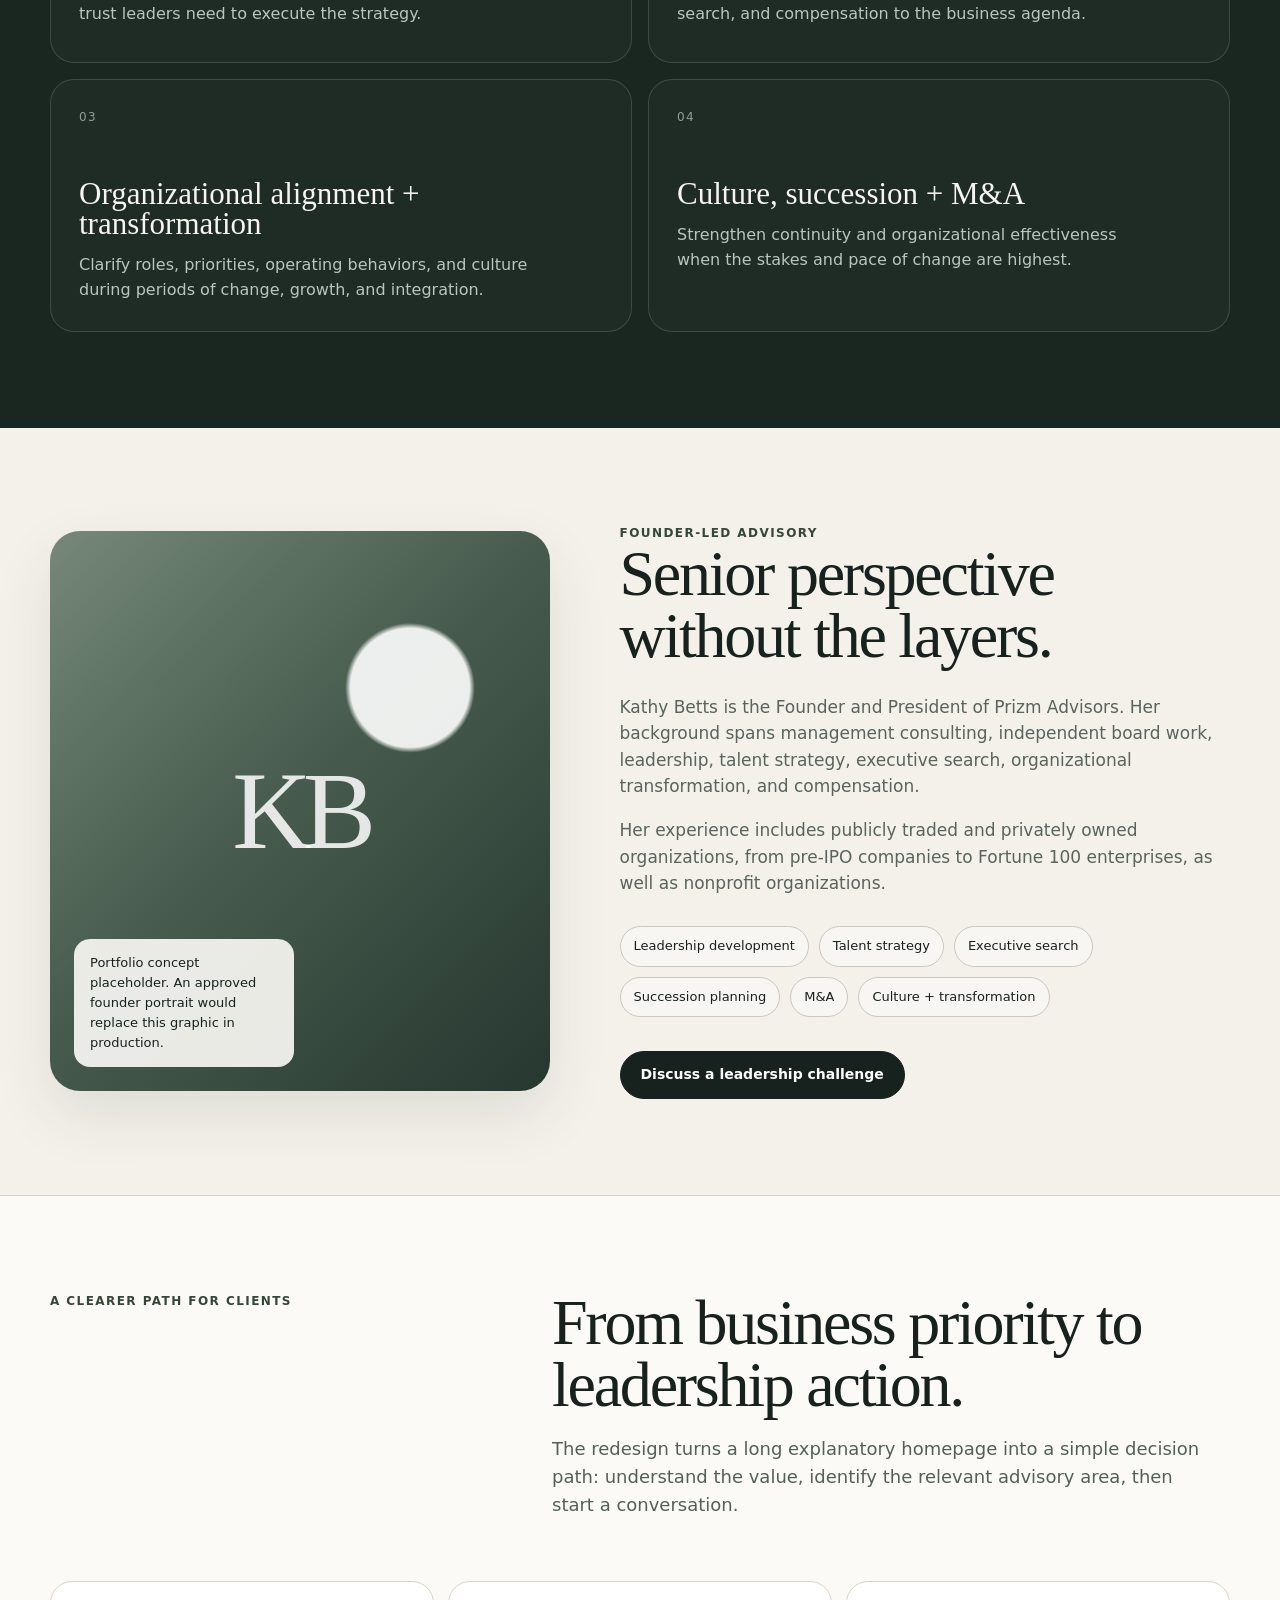
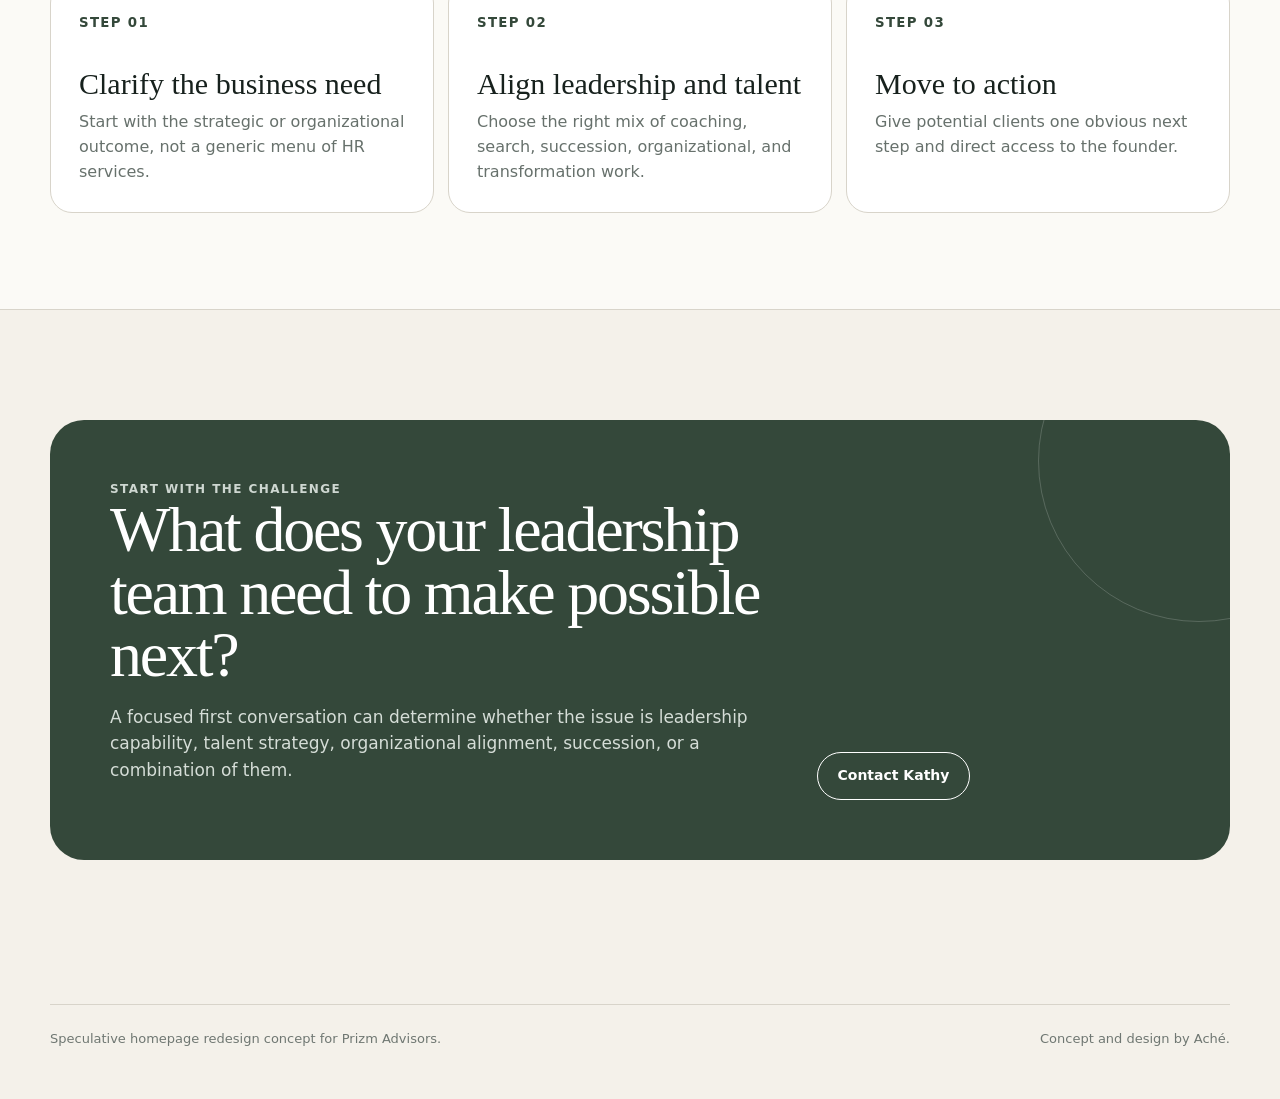
<file: projects/prizm/index.html>
<!doctype html>
<html lang="en">
<head>
  <meta charset="utf-8" />
  <meta name="viewport" content="width=device-width, initial-scale=1" />
  <title>Prizm Advisors - Speculative Homepage Concept</title>
  <meta name="description" content="Speculative homepage redesign concept for Prizm Advisors, created by Aché." />
  <style>
    :root{
      --bg:#f4f1ea;
      --paper:#fbfaf6;
      --ink:#17211d;
      --muted:#67716c;
      --line:#d8d4ca;
      --accent:#5e735f;
      --accent-dark:#34483a;
      --soft:#e5e9e1;
      --radius:26px;
      --shadow:0 24px 60px rgba(34,48,40,.10);
    }
    *{box-sizing:border-box}
    html{scroll-behavior:smooth}
    body{
      margin:0;
      background:var(--bg);
      color:var(--ink);
      font-family:Inter,ui-sans-serif,system-ui,-apple-system,BlinkMacSystemFont,"Segoe UI",sans-serif;
      line-height:1.55;
    }
    a{color:inherit;text-decoration:none}
    .wrap{width:min(1180px,calc(100% - 40px));margin:0 auto}
    .topnote{
      font-size:12px;
      letter-spacing:.12em;
      text-transform:uppercase;
      color:#7e847f;
      text-align:center;
      padding:10px 16px;
      border-bottom:1px solid rgba(23,33,29,.08);
      background:rgba(255,255,255,.34);
    }
    header{
      position:sticky;top:0;z-index:20;
      backdrop-filter:blur(16px);
      background:rgba(244,241,234,.84);
      border-bottom:1px solid rgba(23,33,29,.08);
    }
    .nav{display:flex;align-items:center;justify-content:space-between;height:78px;gap:24px}
    .brand{display:flex;align-items:center;gap:12px;font-weight:700;letter-spacing:.02em}
    .mark{
      width:34px;height:34px;border:1px solid var(--ink);border-radius:50%;
      display:grid;place-items:center;font-family:Georgia,serif;font-size:15px;
    }
    .navlinks{display:flex;gap:28px;align-items:center;color:#4e5a54;font-size:14px}
    .btn{
      display:inline-flex;align-items:center;justify-content:center;gap:10px;
      min-height:48px;padding:0 20px;border-radius:999px;border:1px solid var(--ink);
      font-weight:650;font-size:14px;transition:.2s ease;background:transparent;
    }
    .btn:hover{transform:translateY(-1px)}
    .btn.dark{background:var(--ink);color:white}
    .btn.light{border-color:#c9c5bc;background:rgba(255,255,255,.5)}
    .hero{padding:88px 0 70px}
    .hero-grid{display:grid;grid-template-columns:1.2fr .8fr;gap:64px;align-items:end}
    .eyebrow{display:inline-flex;gap:10px;align-items:center;color:var(--accent-dark);font-size:13px;font-weight:700;letter-spacing:.08em;text-transform:uppercase}
    .eyebrow::before{content:"";width:34px;height:1px;background:var(--accent-dark)}
    h1,h2,h3{font-family:Georgia,"Times New Roman",serif;font-weight:500;line-height:.98;margin:0}
    h1{font-size:clamp(54px,7vw,94px);max-width:900px;letter-spacing:-.045em;margin-top:20px}
    .hero-copy{font-size:19px;color:#526059;max-width:720px;margin:28px 0 34px}
    .hero-actions{display:flex;gap:12px;flex-wrap:wrap}
    .hero-card{
      background:var(--paper);border:1px solid rgba(23,33,29,.08);border-radius:var(--radius);
      box-shadow:var(--shadow);padding:28px;position:relative;overflow:hidden;
    }
    .hero-card::after{content:"";position:absolute;width:170px;height:170px;border-radius:50%;background:var(--soft);right:-58px;top:-60px}
    .quote{font-family:Georgia,serif;font-size:29px;line-height:1.13;position:relative;z-index:2}
    .quote-meta{margin-top:40px;display:flex;align-items:center;gap:14px;position:relative;z-index:2}
    .avatar{width:50px;height:50px;border-radius:50%;background:var(--accent-dark);color:white;display:grid;place-items:center;font-family:Georgia,serif;font-size:18px}
    .meta strong{display:block;font-size:14px}
    .meta span{display:block;font-size:13px;color:var(--muted);margin-top:2px}
    .proof{padding:20px 0 92px}
    .proof-row{display:grid;grid-template-columns:repeat(4,1fr);gap:1px;background:var(--line);border:1px solid var(--line);border-radius:22px;overflow:hidden}
    .proof-item{background:var(--paper);padding:24px}
    .proof-item strong{display:block;font-family:Georgia,serif;font-size:30px;font-weight:500;margin-bottom:8px}
    .proof-item span{font-size:13px;color:var(--muted)}
    section{padding:96px 0}
    .section-head{display:grid;grid-template-columns:.8fr 1.2fr;gap:50px;align-items:start;margin-bottom:44px}
    .section-kicker{font-size:12px;letter-spacing:.12em;text-transform:uppercase;color:var(--accent-dark);font-weight:700}
    h2{font-size:clamp(42px,5vw,68px);letter-spacing:-.035em}
    .section-intro{font-size:18px;color:#536058;max-width:660px;margin-top:18px}
    .services{background:#1a2620;color:#f6f5ef}
    .services .section-kicker,.services .section-intro{color:#bac4be}
    .cards{display:grid;grid-template-columns:repeat(2,1fr);gap:16px}
    .card{border:1px solid rgba(255,255,255,.15);border-radius:24px;padding:28px;min-height:230px;background:rgba(255,255,255,.025)}
    .card-num{font-size:12px;color:#8da095;letter-spacing:.12em;margin-bottom:52px}
    .card h3{font-size:31px;margin-bottom:14px}
    .card p{margin:0;color:#bbc5bf;max-width:480px}
    .about-grid{display:grid;grid-template-columns:.9fr 1.1fr;gap:70px;align-items:center}
    .portrait{
      min-height:560px;border-radius:30px;overflow:hidden;position:relative;background:
      radial-gradient(circle at 72% 28%,rgba(255,255,255,.9) 0 11%,transparent 12%),
      linear-gradient(135deg,#758879 0%,#465b4d 48%,#26372f 100%);
      box-shadow:var(--shadow);
    }
    .portrait::before{content:"KB";position:absolute;inset:0;display:grid;place-items:center;color:rgba(255,255,255,.86);font-family:Georgia,serif;font-size:110px;letter-spacing:-.08em}
    .portrait-note{position:absolute;left:24px;bottom:24px;background:rgba(249,248,243,.92);padding:14px 16px;border-radius:16px;color:var(--ink);font-size:13px;max-width:220px}
    .about-copy h2{margin-bottom:26px}
    .about-copy p{font-size:17px;color:#58645d;margin:0 0 18px}
    .chips{display:flex;flex-wrap:wrap;gap:10px;margin:30px 0 34px}
    .chip{border:1px solid #cbc7bd;border-radius:999px;padding:9px 13px;font-size:13px;background:rgba(255,255,255,.35)}
    .process{background:var(--paper);border-top:1px solid var(--line);border-bottom:1px solid var(--line)}
    .steps{display:grid;grid-template-columns:repeat(3,1fr);gap:14px}
    .step{padding:28px;border:1px solid var(--line);border-radius:22px;background:#fff}
    .step small{color:var(--accent-dark);font-weight:700;letter-spacing:.1em;text-transform:uppercase}
    .step h3{font-size:30px;margin:34px 0 12px}
    .step p{margin:0;color:var(--muted)}
    .cta{padding:110px 0}
    .cta-box{border-radius:34px;background:var(--accent-dark);color:white;padding:60px;display:grid;grid-template-columns:1.3fr .7fr;gap:50px;align-items:end;overflow:hidden;position:relative}
    .cta-box::after{content:"";position:absolute;width:320px;height:320px;border:1px solid rgba(255,255,255,.18);border-radius:50%;right:-130px;top:-120px}
    .cta-box h2{font-size:clamp(42px,5vw,72px)}
    .cta-box p{color:#d5ddd7;max-width:700px;font-size:17px}
    .cta-box .btn{border-color:white;color:white;position:relative;z-index:2}
    footer{padding:34px 0 50px;color:#6f7772;font-size:13px}
    .foot{display:flex;justify-content:space-between;gap:20px;flex-wrap:wrap;border-top:1px solid var(--line);padding-top:24px}
    @media(max-width:900px){
      .navlinks{display:none}
      .hero-grid,.section-head,.about-grid,.cta-box{grid-template-columns:1fr}
      .hero{padding-top:58px}
      .proof-row{grid-template-columns:repeat(2,1fr)}
      .cards,.steps{grid-template-columns:1fr}
      .portrait{min-height:430px}
      .cta-box{padding:38px}
    }
    @media(max-width:560px){
      .wrap{width:min(100% - 24px,1180px)}
      .proof-row{grid-template-columns:1fr}
      .hero-copy{font-size:17px}
      section{padding:72px 0}
      .hero-card{padding:22px}
      .quote{font-size:24px}
      .cta-box{padding:30px 24px}
    }
  </style>
</head>
<body>
  <div class="topnote"><a href="../../index.html" style="margin-right:24px;text-decoration:underline;text-underline-offset:3px">Back to Aché portfolio</a>Speculative redesign concept by Aché - not an official Prizm Advisors website</div>

  <header>
    <div class="wrap nav">
      <a class="brand" href="#top"><span class="mark">P</span><span>Prizm Advisors</span></a>
      <nav class="navlinks">
        <a href="#services">Services</a>
        <a href="#about">About Kathy</a>
        <a href="#process">Approach</a>
      </nav>
      <a class="btn dark" href="#contact">Start a conversation</a>
    </div>
  </header>

  <main id="top">
    <section class="hero">
      <div class="wrap hero-grid">
        <div>
          <div class="eyebrow">Leadership as a competitive advantage</div>
          <h1>Align the people strategy with the business strategy.</h1>
          <p class="hero-copy">Prizm Advisors helps organizations strengthen leadership, align talent decisions, and navigate transformation with greater clarity and accountability.</p>
          <div class="hero-actions">
            <a class="btn dark" href="#contact">Talk with Kathy</a>
            <a class="btn light" href="#services">Explore advisory areas</a>
          </div>
        </div>
        <aside class="hero-card">
          <div class="quote">Leadership decisions shape business outcomes.</div>
          <div class="quote-meta">
            <div class="avatar" aria-hidden="true">+</div>
            <div class="meta"><strong>Leadership + Talent Strategy</strong><span>Strategy, talent, and execution work best when they are aligned.</span></div>
          </div>
        </aside>
      </div>
    </section>

    <div class="proof">
      <div class="wrap proof-row">
        <div class="proof-item"><strong>Fortune 100</strong><span>Leadership experience across organizations from pre-IPO to Fortune 100.</span></div>
        <div class="proof-item"><strong>Global</strong><span>Experience spanning the Americas, Europe, and Asia.</span></div>
        <div class="proof-item"><strong>Board + C-suite</strong><span>Perspective across management consulting, talent, and independent director work.</span></div>
        <div class="proof-item"><strong>People + strategy</strong><span>Advisory centered on turning enterprise priorities into leadership action.</span></div>
      </div>
    </div>

    <section class="services" id="services">
      <div class="wrap">
        <div class="section-head">
          <div class="section-kicker">What Prizm helps solve</div>
          <div>
            <h2>Complex people challenges, made actionable.</h2>
            <p class="section-intro">A clearer view of the firm's capabilities, grouped around the decisions senior leaders actually need to make.</p>
          </div>
        </div>
        <div class="cards">
          <article class="card"><div class="card-num">01</div><h3>Leadership development + coaching</h3><p>Build the behaviors, accountability, communication, and trust leaders need to execute the strategy.</p></article>
          <article class="card"><div class="card-num">02</div><h3>Talent strategy + executive search</h3><p>Connect leadership requirements, succession needs, search, and compensation to the business agenda.</p></article>
          <article class="card"><div class="card-num">03</div><h3>Organizational alignment + transformation</h3><p>Clarify roles, priorities, operating behaviors, and culture during periods of change, growth, and integration.</p></article>
          <article class="card"><div class="card-num">04</div><h3>Culture, succession + M&A</h3><p>Strengthen continuity and organizational effectiveness when the stakes and pace of change are highest.</p></article>
        </div>
      </div>
    </section>

    <section id="about">
      <div class="wrap about-grid">
        <div class="portrait"><div class="portrait-note">Portfolio concept placeholder. An approved founder portrait would replace this graphic in production.</div></div>
        <div class="about-copy">
          <div class="section-kicker">Founder-led advisory</div>
          <h2>Senior perspective without the layers.</h2>
          <p>Kathy Betts is the Founder and President of Prizm Advisors. Her background spans management consulting, independent board work, leadership, talent strategy, executive search, organizational transformation, and compensation.</p>
          <p>Her experience includes publicly traded and privately owned organizations, from pre-IPO companies to Fortune 100 enterprises, as well as nonprofit organizations.</p>
          <div class="chips">
            <span class="chip">Leadership development</span>
            <span class="chip">Talent strategy</span>
            <span class="chip">Executive search</span>
            <span class="chip">Succession planning</span>
            <span class="chip">M&A</span>
            <span class="chip">Culture + transformation</span>
          </div>
          <a class="btn dark" href="#contact">Discuss a leadership challenge</a>
        </div>
      </div>
    </section>

    <section class="process" id="process">
      <div class="wrap">
        <div class="section-head">
          <div class="section-kicker">A clearer path for clients</div>
          <div>
            <h2>From business priority to leadership action.</h2>
            <p class="section-intro">The redesign turns a long explanatory homepage into a simple decision path: understand the value, identify the relevant advisory area, then start a conversation.</p>
          </div>
        </div>
        <div class="steps">
          <div class="step"><small>Step 01</small><h3>Clarify the business need</h3><p>Start with the strategic or organizational outcome, not a generic menu of HR services.</p></div>
          <div class="step"><small>Step 02</small><h3>Align leadership and talent</h3><p>Choose the right mix of coaching, search, succession, organizational, and transformation work.</p></div>
          <div class="step"><small>Step 03</small><h3>Move to action</h3><p>Give potential clients one obvious next step and direct access to the founder.</p></div>
        </div>
      </div>
    </section>

    <section class="cta" id="contact">
      <div class="wrap cta-box">
        <div>
          <div class="section-kicker" style="color:#ced7d1">Start with the challenge</div>
          <h2>What does your leadership team need to make possible next?</h2>
          <p>A focused first conversation can determine whether the issue is leadership capability, talent strategy, organizational alignment, succession, or a combination of them.</p>
        </div>
        <div><a class="btn" href="mailto:kathybetts1@gmail.com">Contact Kathy</a></div>
      </div>
    </section>
  </main>

  <footer>
    <div class="wrap foot">
      <span>Speculative homepage redesign concept for Prizm Advisors.</span>
      <span>Concept and design by Aché.</span>
    </div>
  </footer>
</body>
</html>
</file>
<file: projects/global-coaching-works/styles.css>
/*
  1. Prevent padding and border from affecting element width. (https://github.com/mozdevs/cssremedy/issues/4)
  2. Remove default margins and padding
  3. Reset all borders.
*/

*,
::after,
::before,
::backdrop,
::file-selector-button {
  box-sizing: border-box; /* 1 */
  margin: 0; /* 2 */
  padding: 0; /* 2 */
  border: 0 solid; /* 3 */
}

/*
  1. Use a consistent sensible line-height in all browsers.
  2. Prevent adjustments of font size after orientation changes in iOS.
  3. Use a more readable tab size.
  4. Use the user's configured `sans` font-family by default.
  5. Use the user's configured `sans` font-feature-settings by default.
  6. Use the user's configured `sans` font-variation-settings by default.
  7. Disable tap highlights on iOS.
*/

html,
:host {
  line-height: 1.5; /* 1 */
  -webkit-text-size-adjust: 100%; /* 2 */
  tab-size: 4; /* 3 */
  font-family: --theme(
    --default-font-family,
    -apple-system,
    BlinkMacSystemFont,
    'Segoe UI',
    Roboto,
    'Helvetica Neue',
    'Noto Sans',
    Arial,
    sans-serif,
    'Apple Color Emoji',
    'Segoe UI Emoji',
    'Segoe UI Symbol',
    'Noto Color Emoji'
  ); /* 4 */
  font-feature-settings: --theme(--default-font-feature-settings, normal); /* 5 */
  font-variation-settings: --theme(--default-font-variation-settings, normal); /* 6 */
  -webkit-tap-highlight-color: transparent; /* 7 */
}

/*
  1. Add the correct height in Firefox.
  2. Correct the inheritance of border color in Firefox. (https://bugzilla.mozilla.org/show_bug.cgi?id=190655)
  3. Reset the default border style to a 1px solid border.
*/

hr {
  height: 0; /* 1 */
  color: inherit; /* 2 */
  border-top-width: 1px; /* 3 */
}

/*
  Add the correct text decoration in Chrome, Edge, and Safari.
*/

abbr:where([title]) {
  -webkit-text-decoration: underline dotted;
  text-decoration: underline dotted;
}

/*
  Remove the default font size and weight for headings.
*/

h1,
h2,
h3,
h4,
h5,
h6 {
  font-size: inherit;
  font-weight: inherit;
}

/*
  Reset links to optimize for opt-in styling instead of opt-out.
*/

a {
  color: inherit;
  -webkit-text-decoration: inherit;
  text-decoration: inherit;
}

/*
  Add the correct font weight in Edge and Safari.
*/

b,
strong {
  font-weight: bolder;
}

/*
  1. Use the user's configured `mono` font-family by default.
  2. Use the user's configured `mono` font-feature-settings by default.
  3. Use the user's configured `mono` font-variation-settings by default.
  4. Correct the odd `em` font sizing in all browsers.
*/

code,
kbd,
samp,
pre {
  font-family: --theme(
    --default-mono-font-family,
    ui-monospace,
    SFMono-Regular,
    Menlo,
    Monaco,
    Consolas,
    'Liberation Mono',
    'Courier New',
    monospace
  ); /* 1 */
  font-feature-settings: --theme(--default-mono-font-feature-settings, normal); /* 2 */
  font-variation-settings: --theme(--default-mono-font-variation-settings, normal); /* 3 */
  font-size: 1em; /* 4 */
}

/*
  Add the correct font size in all browsers.
*/

small {
  font-size: 80%;
}

/*
  Prevent `sub` and `sup` elements from affecting the line height in all browsers.
*/

sub,
sup {
  font-size: 75%;
  line-height: 0;
  position: relative;
  vertical-align: baseline;
}

sub {
  bottom: -0.25em;
}

sup {
  top: -0.5em;
}

/*
  1. Remove text indentation from table contents in Chrome and Safari. (https://bugs.chromium.org/p/chromium/issues/detail?id=999088, https://bugs.webkit.org/show_bug.cgi?id=201297)
  2. Correct table border color inheritance in all Chrome and Safari. (https://bugs.chromium.org/p/chromium/issues/detail?id=935729, https://bugs.webkit.org/show_bug.cgi?id=195016)
  3. Remove gaps between table borders by default.
*/

table {
  text-indent: 0; /* 1 */
  border-color: inherit; /* 2 */
  border-collapse: collapse; /* 3 */
}

/*
  Use the modern Firefox focus style for all focusable elements.
*/

:-moz-focusring:where(:not(iframe)) {
  outline: auto;
}

/*
  Add the correct vertical alignment in Chrome and Firefox.
*/

progress {
  vertical-align: baseline;
}

/*
  Add the correct display in Chrome and Safari.
*/

summary {
  display: list-item;
}

/*
  Make lists unstyled by default.
*/

ol,
ul,
menu {
  list-style: none;
}

/*
  1. Make replaced elements `display: block` by default. (https://github.com/mozdevs/cssremedy/issues/14)
  2. Add `vertical-align: middle` to align replaced elements more sensibly by default. (https://github.com/jensimmons/cssremedy/issues/14#issuecomment-634934210)
      This can trigger a poorly considered lint error in some tools but is included by design.
*/

img,
svg,
video,
canvas,
audio,
iframe,
embed,
object {
  display: block; /* 1 */
  vertical-align: middle; /* 2 */
}

/*
  Constrain images and videos to the parent width and preserve their intrinsic aspect ratio. (https://github.com/mozdevs/cssremedy/issues/14)
*/

img,
video {
  max-width: 100%;
  height: auto;
}

/*
  1. Inherit font styles in all browsers.
  2. Remove border radius in all browsers.
  3. Remove background color in all browsers.
  4. Ensure consistent opacity for disabled states in all browsers.
*/

button,
input,
select,
optgroup,
textarea,
::file-selector-button {
  font: inherit; /* 1 */
  font-feature-settings: inherit; /* 1 */
  font-variation-settings: inherit; /* 1 */
  letter-spacing: inherit; /* 1 */
  color: inherit; /* 1 */
  border-radius: 0; /* 2 */
  background-color: transparent; /* 3 */
  opacity: 1; /* 4 */
}

/*
  Restore default font weight.
*/

:where(select:is([multiple], [size])) optgroup {
  font-weight: bolder;
}

/*
  Restore indentation.
*/

:where(select:is([multiple], [size])) optgroup option {
  padding-inline-start: 20px;
}

/*
  Restore space after button.
*/

::file-selector-button {
  margin-inline-end: 4px;
}

/*
  Reset the default placeholder opacity in Firefox. (https://github.com/tailwindlabs/tailwindcss/issues/3300)
*/

::placeholder {
  opacity: 1;
}

/*
  Set the default placeholder color to a semi-transparent version of the current text color in browsers that do not
  crash when using `color-mix(…)` with `currentcolor`. (https://github.com/tailwindlabs/tailwindcss/issues/17194)
*/

@supports (not (-webkit-appearance: -apple-pay-button)) /* Not Safari */ or
  (contain-intrinsic-size: 1px) /* Safari 17+ */ {
  ::placeholder {
    color: color-mix(in oklab, currentcolor 50%, transparent);
  }
}

/*
  Prevent resizing textareas horizontally by default.
*/

textarea {
  resize: vertical;
}

/*
  Remove the inner padding in Chrome and Safari on macOS.
*/

::-webkit-search-decoration {
  -webkit-appearance: none;
}

/*
  1. Ensure date/time inputs have the same height when empty in iOS Safari.
  2. Ensure text alignment can be changed on date/time inputs in iOS Safari.
*/

::-webkit-date-and-time-value {
  min-height: 1lh; /* 1 */
  text-align: inherit; /* 2 */
}

/*
  Prevent height from changing on date/time inputs in macOS Safari when the input is set to `display: block`.
*/

::-webkit-datetime-edit {
  display: inline-flex;
}

/*
  Remove excess padding from pseudo-elements in date/time inputs to ensure consistent height across browsers.
*/

::-webkit-datetime-edit-fields-wrapper {
  padding: 0;
}

::-webkit-datetime-edit,
::-webkit-datetime-edit-year-field,
::-webkit-datetime-edit-month-field,
::-webkit-datetime-edit-day-field,
::-webkit-datetime-edit-hour-field,
::-webkit-datetime-edit-minute-field,
::-webkit-datetime-edit-second-field,
::-webkit-datetime-edit-millisecond-field,
::-webkit-datetime-edit-meridiem-field {
  padding-block: 0;
}

/*
  Center dropdown marker shown on inputs with paired `<datalist>`s in Chrome. (https://github.com/tailwindlabs/tailwindcss/issues/18499)
*/

::-webkit-calendar-picker-indicator {
  line-height: 1;
}

/*
  Remove the additional `:invalid` styles in Firefox. (https://github.com/mozilla/gecko-dev/blob/2f9eacd9d3d995c937b4251a5557d95d494c9be1/layout/style/res/forms.css#L728-L737)
*/

:-moz-ui-invalid {
  box-shadow: none;
}

/*
  Correct the inability to style the border radius in iOS Safari.
*/

button,
input:where([type='button'], [type='reset'], [type='submit']),
::file-selector-button {
  appearance: button;
}

/*
  Correct the cursor style of increment and decrement buttons in Safari.
*/

::-webkit-inner-spin-button,
::-webkit-outer-spin-button {
  height: auto;
}

/*
  Make elements with the HTML hidden attribute stay hidden by default.
*/

[hidden]:where(:not([hidden='until-found'])) {
  display: none !important;
}





:root{--paper:#f8f6f1;--ink:#302f29;--muted:#625f56;--rust:#a45138;--line:#dedbd2}
*{box-sizing:border-box}html{scroll-behavior:smooth;scroll-padding-top:100px}body{margin:0;background:var(--paper);color:var(--ink);font-family:Arial,Helvetica,sans-serif;font-size:15px;-webkit-font-smoothing:antialiased}button,a,input,select,textarea{-webkit-tap-highlight-color:transparent}button,a{touch-action:manipulation}button{cursor:pointer}a{color:inherit;text-decoration:none}button,input,select,textarea{font:inherit}button{border:0}button:focus-visible,a:focus-visible{outline:2px solid var(--rust);outline-offset:5px}::selection{background:#d9bba7;color:#302f29}.shell{width:min(1240px,calc(100% - 112px));margin-inline:auto}h1,h2,h3,p{margin:0}h1,h2{font-family:Georgia,'Times New Roman',serif;font-weight:400;letter-spacing:-2px;line-height:1.12}h2{font-size:49px}h1 em,h2 em{color:var(--rust);font-weight:400}p{line-height:1.8}.eyebrow{font-size:12px;font-weight:600;letter-spacing:1.9px;line-height:1.5}.button{display:inline-flex;justify-content:center;align-items:center;gap:30px;background:var(--rust);color:white;padding:19px 25px;font-size:15px;font-weight:500;border-radius:3px;transition:background .2s,transform .2s}.button:hover{background:#85402b;transform:translateY(-2px)}.button svg{flex-shrink:0}.button-small{padding:14px 18px;gap:25px;font-size:15px}.header{border-bottom:1px solid var(--line);background:var(--paper);position:relative;z-index:20}.header-inner{height:100px;display:flex;align-items:center;justify-content:space-between;gap:30px}.brand{display:flex;align-items:center;gap:12px;font-family:Georgia,serif;font-size:23px;letter-spacing:2.2px;line-height:1}.brand-sub{display:block;font-family:Arial,sans-serif;font-size:11px;font-weight:600;letter-spacing:2.05px;margin-top:7px}.brand-mark{position:relative;display:block;width:38px;height:42px;border:1.2px solid var(--rust);border-radius:50%}.brand-mark:before{content:'';position:absolute;inset:4px 10px;border:1px solid var(--rust);border-radius:50%}.brand-mark span{position:absolute;height:1px;background:var(--rust);width:34px;left:1px;top:20px;transform:rotate(-30deg)}.brand-mark span:nth-child(2){top:11px;width:28px;left:4px}.brand-mark span:nth-child(3){top:29px;width:28px;left:4px}.desktop-nav{display:flex;gap:33px;font-size:15px;margin-left:auto;margin-right:33px}.desktop-nav a{transition:color .2s}.desktop-nav a:hover{color:var(--rust)}.menu-toggle,.mobile-nav{display:none}.hero{display:grid;grid-template-columns:1.04fr 1fr;gap:55px;padding-top:60px;padding-bottom:62px;align-items:center;min-height:665px}.hero-copy{padding-bottom:5px}.hero-copy .eyebrow{display:flex;align-items:center;gap:10px;font-size:12px;letter-spacing:1.55px}.small-line{width:22px;height:1px;background:var(--rust)}h1{font-size:clamp(45px,4.4vw,66px);margin-top:27px;line-height:1.12;letter-spacing:-2.8px}.hero-description{font-size:16px;line-height:1.85;color:var(--muted);max-width:410px;margin-top:25px}.hero-button{margin-top:29px}.hero-note{display:block;font-size:12px;color:var(--muted);margin-top:14px}.hero-bottom{display:flex;align-items:center;gap:15px;margin-top:43px;max-width:420px}.sun-symbol{font-size:40px;color:var(--rust);line-height:1}.hero-bottom p{font-size:14px;color:var(--muted);line-height:1.6}.scroll-link{margin-left:auto;width:34px;height:42px;display:grid;place-items:center;color:#868277}.hero-visual{position:relative;padding-right:23px}.hero-image{position:relative;height:527px;overflow:hidden;border-radius:210px 210px 3px 3px}.hero-image img{object-fit:cover;object-position:50% 50%}.image-shade{position:absolute;inset:0;background:linear-gradient(180deg,rgba(47,49,25,.02) 30%,rgba(22,36,23,.5) 100%)}.image-caption{position:absolute;bottom:29px;left:27px;color:#fffdf1;font-size:11px;letter-spacing:1.5px;display:flex;gap:10px;align-items:center}.caption-line{width:20px;height:1px;background:#f0e4b6}.image-label{position:absolute;left:-35px;bottom:76px;display:flex;align-items:center;gap:19px;background:#eeeade;padding:22px 29px;box-shadow:0 6px 25px #1427110a}.label-spark{font-size:39px;color:#838269}.image-label>span:last-child{font-family:Georgia,serif;font-size:19px;line-height:1.4}.image-label em{color:#62674e}.vertical-label{position:absolute;right:0;top:135px;writing-mode:vertical-rl;font-size:11px;letter-spacing:2.2px;color:var(--muted)}.principles{background:#eeece4;border-block:1px solid #e3dfd3}.principles-inner{display:flex;justify-content:space-between;align-items:center;gap:23px;min-height:104px}.principles-inner p{font-family:Georgia,serif;font-size:17px;line-height:1.45;min-width:200px}.principles-inner strong{font-weight:400;color:#686454}.principles-inner>span:not(.principle-dot){font-size:14px;letter-spacing:.2px}.principle-dot{height:4px;width:4px;background:#9a9987;border-radius:50%}.section{padding-block:100px}.section-heading{display:flex;justify-content:space-between;align-items:flex-end;gap:40px}.section-heading .eyebrow{margin-bottom:20px;color:var(--rust)}.section-heading>p{font-size:15px;color:var(--muted);padding-bottom:5px}.services-grid{display:grid;grid-template-columns:repeat(4,1fr);gap:19px;margin-top:43px;align-items:start}.service-card{padding:26px 23px 22px;border:1px solid var(--line);border-radius:3px;transition:border-color .25s,background .25s;min-height:278px}.service-card:hover,.service-open{border-color:#b8ab96;background:#f1eee5}.service-top{display:flex;align-items:center;justify-content:space-between;color:#8b795e;margin-bottom:29px}.service-top>span{font-size:12px;color:#736957}.service-card h3{font-family:Georgia,serif;font-size:23px;letter-spacing:-.65px;margin-bottom:14px}.service-card>p{font-size:14px;color:var(--muted);line-height:1.85;min-height:82px}.service-more{display:flex;justify-content:space-between;gap:8px;align-items:center;background:none;padding:22px 0 0;width:100%;font-size:12px;font-weight:600;color:#524c3f;text-align:left}.service-detail{border-top:1px solid var(--line);margin-top:19px;padding-top:15px}.service-detail p{font-size:15px;color:var(--muted)}.service-detail button{display:flex;align-items:center;gap:12px;color:var(--rust);background:none;font-size:15px;padding:15px 0 0}.services-note{margin-top:27px;text-align:center;font-size:14px;color:var(--muted)}.services-note button{background:none;padding:0;color:var(--ink);display:inline-flex;align-items:center;gap:4px;text-decoration:underline;text-underline-offset:3px}.approach{background:#eaece4;padding-block:85px}.approach-grid{display:grid;grid-template-columns:1fr 1.05fr;gap:110px}.approach .eyebrow{color:#6d785f;margin-bottom:23px}.approach h2 em{color:#6b755c}.approach-intro{color:#666b5e;font-size:15px;max-width:355px;margin-top:23px}.text-link{display:inline-flex;align-items:center;gap:25px;font-size:15px;border-bottom:1px solid #aaa28c;padding:0 0 8px;background:transparent;margin-top:27px;color:var(--ink)}.approach-steps{padding-top:14px}.approach-step{display:flex;gap:22px;padding:26px 0;border-bottom:1px solid #cdd1c3}.approach-step:first-child{padding-top:0}.approach-step>span{font-family:Georgia,serif;color:#8a927f;font-size:17px;padding-top:3px}.approach-step h3{font-family:Georgia,serif;font-weight:400;font-size:25px;letter-spacing:-.4px;margin-bottom:10px}.approach-step p{font-size:15px;line-height:1.85;color:#686e60;max-width:330px}.approach-step>svg{flex-shrink:0;margin-left:auto;margin-top:6px;color:#7f876f}.about{display:grid;grid-template-columns:.9fr 1fr;gap:104px;align-items:center}.about-art{height:440px;position:relative;overflow:hidden;border-radius:2px 110px 2px 2px;background:#404b35}.about-art img{object-fit:cover}.about-art-overlay{position:absolute;inset:0;background:linear-gradient(0deg,#172717d1,transparent 75%)}.about-art-text{position:absolute;bottom:40px;left:36px;color:#f4f1e5;font-family:Georgia,serif;font-size:41px;line-height:1.15;letter-spacing:-1px}.art-corner{position:absolute;right:28px;top:25px;color:#f8f2d8;font-size:45px}.about-copy .eyebrow{color:var(--rust);margin-bottom:22px}.about-copy h2{font-size:45px}.about-copy h3{font-family:Georgia,serif;font-size:23px;font-weight:400;margin-top:28px}.founder-label{font-size:11px;letter-spacing:1.4px;color:var(--muted);display:block;margin-top:8px;margin-bottom:20px}.about-copy>p:not(.eyebrow){font-size:15px;color:var(--muted);margin-top:13px}.final-cta{position:relative;overflow:hidden;background:#343e32;color:#f5f2e9;text-align:center;padding-block:71px 75px}.cta-content{position:relative;z-index:1}.cta-spark{display:block;font-size:41px;color:#c1c7aa;line-height:1;margin-bottom:22px}.final-cta .eyebrow{color:#c4c9b8;font-size:12px}.final-cta h2{font-size:55px;margin-top:22px}.final-cta h2 em{color:#c6cbaa}.final-cta p:not(.eyebrow){font-size:15px;color:#d0d3c7;margin-top:23px}.button-light{background:#eee9dc;color:#34402f;margin-top:27px}.button-light:hover{background:#d6dbc4}.cta-note{display:block;font-size:12px;color:#bfc5b6;margin-top:16px}.cta-orbit{position:absolute;width:660px;height:660px;border:1px solid #cad0b81a;border-radius:50%;left:-360px;top:-35px}.cta-orbit:after{content:'';position:absolute;border:1px solid #cad0b81a;border-radius:50%;inset:45px}.cta-orbit:before{content:'';position:absolute;border:1px solid #cad0b81a;border-radius:50%;width:700px;height:700px;left:calc(100vw - 60px);top:50px}footer{padding-top:44px}.footer-top{display:flex;align-items:center;justify-content:space-between;gap:30px;padding-bottom:34px}.footer-top .brand{font-size:20px}.footer-top .brand-sub{font-size:7px}.footer-top>p{font-family:Georgia,serif;font-style:italic;color:#6c6656;font-size:16px}.footer-top>a:last-child{display:flex;align-items:center;gap:14px;font-size:12px}.footer-bottom{border-top:1px solid var(--line);padding-block:20px;display:flex;justify-content:space-between;color:#6c665b;font-size:12px;gap:20px}.skip-link{position:fixed;top:-100px;left:16px;background:var(--ink);color:white;padding:12px;z-index:100}.skip-link:focus{top:12px}.consultation-dialog{border:1px solid var(--line);background:var(--paper);color:var(--ink);border-radius:6px;width:min(540px,calc(100% - 32px));max-height:90dvh;padding:0;margin:auto;box-shadow:0 20px 100px #18251c40}.consultation-dialog::backdrop{background:#242a24a6;backdrop-filter:blur(5px)}.dialog-content{padding:40px;position:relative}.dialog-close{position:absolute;top:14px;right:14px;background:transparent;color:var(--ink);padding:8px}.dialog-content>.eyebrow{color:var(--rust);font-size:12px;margin-top:8px}.dialog-content h2{font-size:38px;margin-top:18px;letter-spacing:-1.4px}.dialog-content>p:not(.eyebrow),.success-state>p:not(.eyebrow){font-size:15px;color:var(--muted);margin-top:17px}.demo-notice{font-size:12px;line-height:1.6;padding:11px 13px;background:#eaece4;color:#5e6852;margin-top:19px;border-radius:3px}form{display:grid;gap:15px;margin-top:23px}form label{font-size:14px;display:grid;gap:7px}form label>span{display:contents;color:var(--muted)}input,select,textarea{width:100%;background:#fffdf8;border:1px solid #d3d0c5;border-radius:3px;padding:12px;color:var(--ink);font-size:15px}input:focus,select:focus,textarea:focus{outline:2px solid #a4513880;outline-offset:2px}textarea{resize:vertical}form .button{width:100%;margin-top:4px;font-size:15px}.success-state{text-align:center;padding:25px 0}.success-icon{height:60px;width:60px;border-radius:50%;background:#e5e9db;color:#626e4d;display:grid;place-items:center;margin:0 auto 26px}.success-state .button{margin-top:25px}

@media(min-width:1500px){.hero{gap:75px}.hero-image{height:555px}h1{font-size:68px}}
@media(max-width:1100px){.shell{width:calc(100% - 64px)}.desktop-nav{gap:20px;margin-right:0}.hero{gap:35px}.hero-image{height:510px}h1{font-size:52px}.image-label{left:-20px;padding:18px 21px}.hero-copy .eyebrow{font-size:11px;letter-spacing:1px}.services-grid{gap:12px}.service-card{padding:22px 17px}.service-card h3{font-size:21px}.service-card>p{min-height:103px}.service-more{font-size:12px}.approach-grid{gap:60px}.about{gap:60px}.about-copy h2{font-size:38px}.principles-inner p{min-width:160px}.principles-inner{gap:16px}.principles-inner>span:not(.principle-dot){font-size:12px}}
@media(max-width:900px){html{scroll-padding-top:25px}.shell{width:calc(100% - 40px)}.header-inner{height:80px;gap:10px}.brand{font-size:21px;gap:10px}.brand-mark{width:34px;height:38px}.brand-mark span{width:30px;top:18px}.brand-mark span:nth-child(2){width:25px;top:10px}.brand-mark span:nth-child(3){width:25px;top:26px}.brand-sub{font-size:7px}.desktop-nav,.header-cta{display:none}.menu-toggle{display:grid;place-items:center;background:none;padding:10px;color:var(--ink)}.mobile-nav{display:flex;flex-direction:column;padding:4px 20px 24px;border-top:1px solid var(--line)}.mobile-nav>a{display:flex;justify-content:space-between;padding:16px 0;font-size:15px;border-bottom:1px solid var(--line)}.mobile-nav>.button{margin-top:18px}.hero{grid-template-columns:1fr;gap:36px;padding-top:42px;padding-bottom:42px;min-height:0}.hero-copy .eyebrow{font-size:11px;letter-spacing:1.35px}.hero-copy{padding:0}h1{font-size:clamp(43px,8.8vw,65px);letter-spacing:-2px;margin-top:24px}.hero-description{font-size:15px;max-width:480px;margin-top:22px}.hero-button{margin-top:25px}.hero-note{font-size:12px}.hero-bottom{display:none}.hero-visual{padding-left:14px;padding-right:20px}.hero-image{height:420px;border-radius:190px 190px 2px 2px}.image-label{left:0;bottom:66px;padding:18px 22px}.image-label>span:last-child{font-size:18px}.vertical-label{top:100px;font-size:7px}.image-caption{font-size:7px;left:20px;letter-spacing:1px}.principles-inner{display:grid;grid-template-columns:1fr 1fr;padding-block:24px;gap:19px 14px}.principle-dot{display:none}.principles-inner p{font-size:16px;min-width:0}.principles-inner>span:not(.principle-dot){font-size:12px;line-height:1.6}.section{padding-block:62px}.section-heading{display:block}.section-heading>p{margin-top:22px;font-size:15px}.section-heading .eyebrow{margin-bottom:17px}h2{font-size:39px;letter-spacing:-1.7px}.services-grid{grid-template-columns:1fr 1fr;gap:12px;margin-top:29px}.service-card{padding:22px 17px;min-height:275px}.service-top{margin-bottom:23px}.service-top svg{width:27px;height:27px}.service-card h3{font-size:20px;line-height:1.15}.service-card>p{font-size:14px;min-height:123px}.service-more{font-size:12px;align-items:flex-start;padding-top:16px}.service-more svg{flex-shrink:0;width:14px}.services-note{font-size:12px;margin-top:24px}.approach{padding-block:58px}.approach-grid{grid-template-columns:1fr;gap:38px}.approach h2{font-size:42px}.approach-intro{max-width:450px}.approach-steps{padding:0}.approach-step{gap:17px;padding-block:24px}.approach-step h3{font-size:24px}.approach-step p{max-width:none}.about{grid-template-columns:1fr;gap:35px}.about-art{height:355px;max-width:500px;width:100%}.about-art-text{font-size:38px;left:28px;bottom:30px}.about-copy h2{font-size:39px}.about-copy>p:not(.eyebrow){font-size:15px}.final-cta{padding-block:53px 59px}.final-cta h2{font-size:42px;letter-spacing:-1.7px}.final-cta p:not(.eyebrow){font-size:15px}.cta-note{font-size:11px}.footer-top{flex-wrap:wrap;gap:24px;padding-bottom:25px}.footer-top>p{order:3;width:100%;font-size:15px}.footer-bottom{flex-direction:column;gap:10px;font-size:11px;padding-block:20px}.dialog-content{padding:31px 24px}.dialog-content h2{font-size:34px}.dialog-content>.eyebrow{font-size:11px}.desktop-break{display:none}}
@media(max-width:360px){.shell{width:calc(100% - 32px)}h1{font-size:40px}.hero-copy .eyebrow{font-size:7px;letter-spacing:.8px}.service-card{padding:18px 12px}.service-card h3{font-size:18px}.service-card>p{min-height:143px}.service-more{font-size:11px}.image-caption{font-size:6px}.final-cta h2{font-size:36px}}
/* Commercial polish: readable supporting copy and restrained editorial imagery. */
.hero-description{font-size:17px;line-height:1.8;max-width:475px}
.hero-copy .eyebrow{font-size:11px;letter-spacing:1.4px}
.hero-image{height:475px;border-radius:100px 3px 3px 3px}
.hero-image img{object-position:50% 65%}
.image-shade{background:linear-gradient(180deg,transparent 50%,rgba(22,30,23,.78) 100%)}
.image-caption{font-size:10px;letter-spacing:1px;right:20px;line-height:1.7}
.vertical-label{font-size:10px;letter-spacing:1.6px}
.image-label{bottom:73px;padding:20px 24px;gap:14px}
.image-label>span:last-child{font-size:21px}
.hero-note,.cta-note{font-size:12px;line-height:1.7}
.principles-inner>span:not(.principle-dot){font-size:14px;line-height:1.6}
.service-card{display:flex;flex-direction:column;min-height:355px}
.service-card>p{font-size:15px;line-height:1.75;min-height:0;flex:1}
.service-more{font-size:12px;line-height:1.6;min-height:48px;align-items:center}
.service-detail p,.service-detail button{font-size:14px}
.section-heading>p,.approach-intro,.approach-step p,.about-copy>p:not(.eyebrow),.final-cta p:not(.eyebrow){font-size:16px;line-height:1.8}
.approach-step p{max-width:370px;color:#59614f}
.approach .eyebrow,.approach-step>span{color:#59614f}
.about-art{height:400px;border-radius:3px 75px 3px 3px}
.about-art-overlay{background:linear-gradient(0deg,#172717eb,transparent 95%)}
.founder-label{font-size:11px;line-height:1.8;letter-spacing:1.2px}
.footer-bottom{font-size:12px;line-height:1.7}
.dialog-content>.eyebrow{font-size:11px}
.demo-notice{font-size:12px}
form label{font-size:14px}
input,select,textarea{font-size:16px}
@media(min-width:901px) and (max-width:1100px){
  .desktop-nav{font-size:13px;gap:17px}.header-inner{gap:20px}.button-small{font-size:12px;gap:14px}
  .services-grid{grid-template-columns:repeat(2,1fr)}.service-card{min-height:290px}
  .principles-inner>span:not(.principle-dot){font-size:12px}
}
@media(max-width:900px){
  .hero-description{font-size:16px}.hero-copy .eyebrow{font-size:10px;letter-spacing:1.1px}
  .hero-image{height:340px;border-radius:65px 3px 3px 3px}
  .hero-image img{object-position:50% 65%}
  .image-label{padding:16px 20px;bottom:61px}.image-label>span:last-child{font-size:19px}
  .image-caption{font-size:9px;bottom:20px}.vertical-label{font-size:9px;top:60px}
  .principles-inner>span:not(.principle-dot){font-size:13px}
  .service-card{min-height:300px}.service-card h3{font-size:24px}
  .about-art{height:300px}.founder-label{font-size:11px}
  .cta-note{font-size:12px}.footer-bottom{font-size:11px}
}
@media(max-width:540px){
  .services-grid{grid-template-columns:1fr;gap:16px}.service-card{min-height:0;padding:25px}
  .service-top{margin-bottom:19px}.service-more{font-size:13px}.service-more svg{width:17px}
  .service-card>p{min-height:0}.hero-visual{padding-left:8px}.image-label{left:0}
  .hero-copy .eyebrow{font-size:9px;letter-spacing:1px}.small-line{width:15px;flex-shrink:0}
}
@media(prefers-reduced-motion:reduce){html{scroll-behavior:auto}*,*::before,*::after{transition:none!important;animation:none!important}}

/* Static portfolio context; homepage design above is from the original project. */
[hidden]{display:none!important}.portfolio-note{background:#0d0f0e;color:#f4f1ea;padding:10px 20px;font:12px/1.6 Arial,sans-serif;display:flex;justify-content:center;gap:8px 24px;flex-wrap:wrap;text-align:center}.portfolio-note a{color:#d8ff66;text-decoration:underline;text-underline-offset:3px}
.consultation-preview>.eyebrow{color:var(--rust);font-size:11px;margin-top:8px}.consultation-preview>p:not(.eyebrow){font-size:15px;color:var(--muted);margin-top:17px}
</file>
